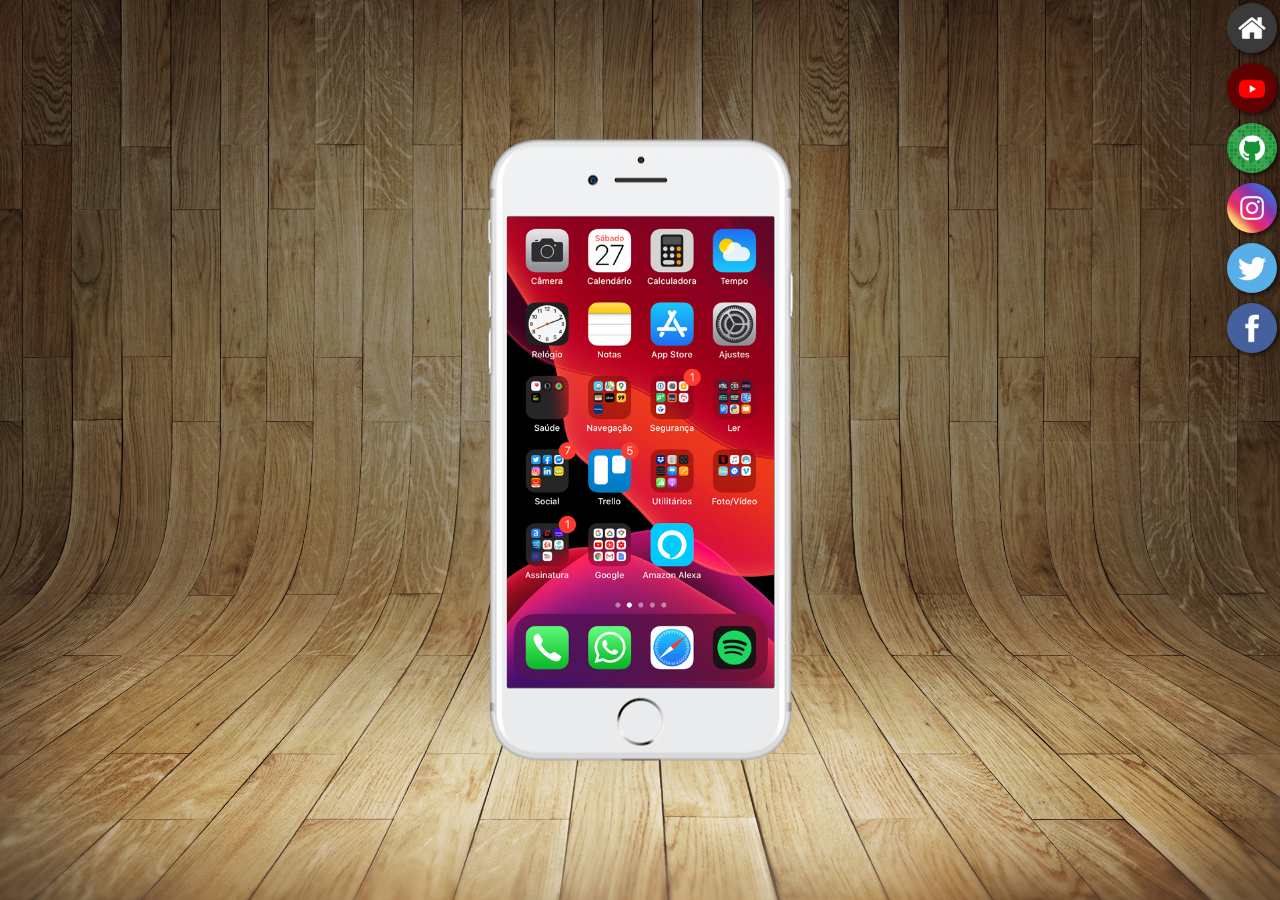
<file: index.html>
<!DOCTYPE html>
<html lang="pt-br">
<head>
    <meta charset="UTF-8">
    <meta name="viewport" content="width=device-width, initial-scale=1.0">
    <link rel="shortcut icon" href="imagens/favicon.ico" type="image/x-icon">
    <link rel="stylesheet" href="estilos/style.css">
    <title>Projetos Redes Sociais</title>
</head>
<body>
    <main>
        <section id="telefone">
            <iframe src="home.html" name="tela" id="tela" frameborder="0">Seu navegador não pe compativel com isso.</iframe>
        </section>
        <section id="redes-sociais">
            <a href="home.html" target="tela"><img src="imagens/logo-home.jpg" alt="Home"></a> <br>
            <a href="youtube.html" target="tela"><img src="imagens/logo-youtube.jpg" alt="YouTube"></a> <br>
            <a href="github.html" target="tela"><img src="imagens/logo-github.jpg" alt="GitHub"></a> <br>
            <a href="instagram.html" target="tela"><img src="imagens/logo-instagram.jpg" alt="Instagram"></a> <br>
            <a href="twitter.html" target="tela"><img src="imagens/logo-twitter.jpg" alt="Twitter"></a> <br>
            <a href="facebook.html" target="tela"><img src="imagens/logo-facebook.jpg" alt="Facebook"></a>
        </section>
    </main>
</body>
</html>
</file>
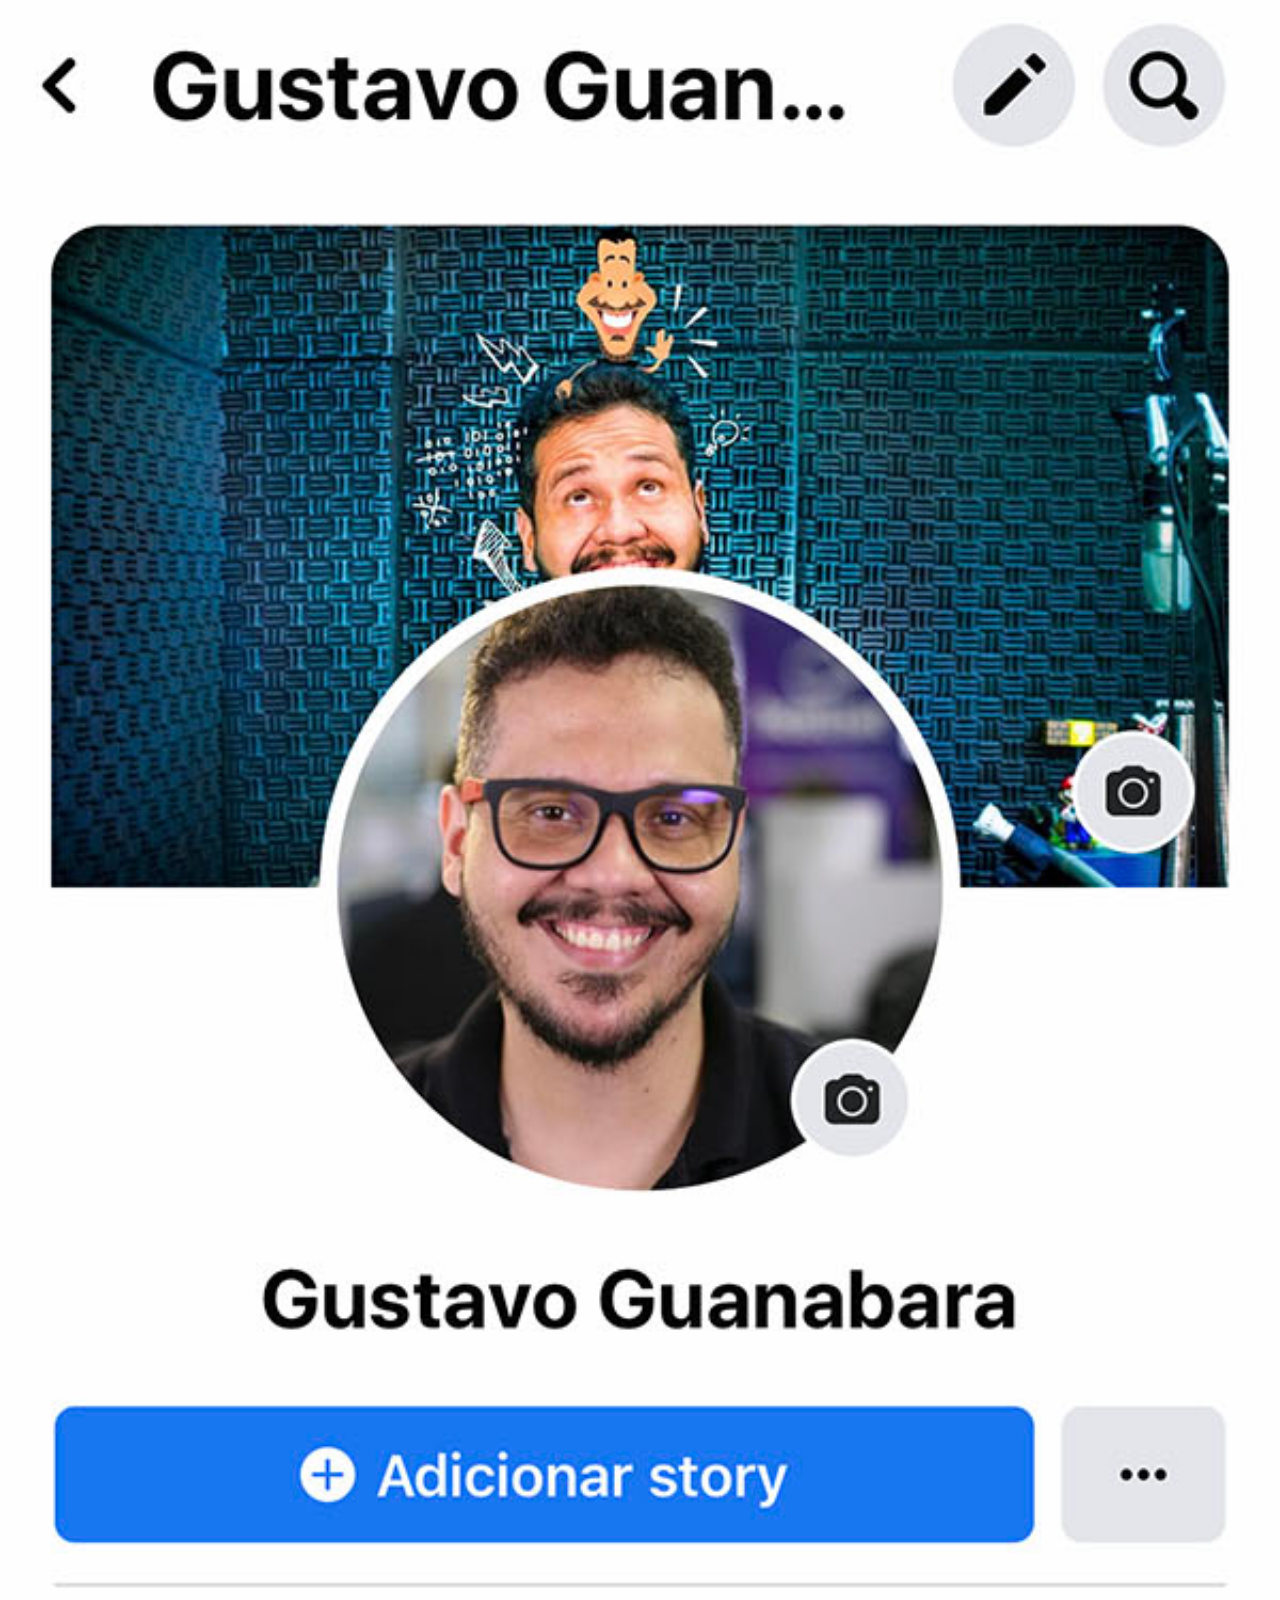
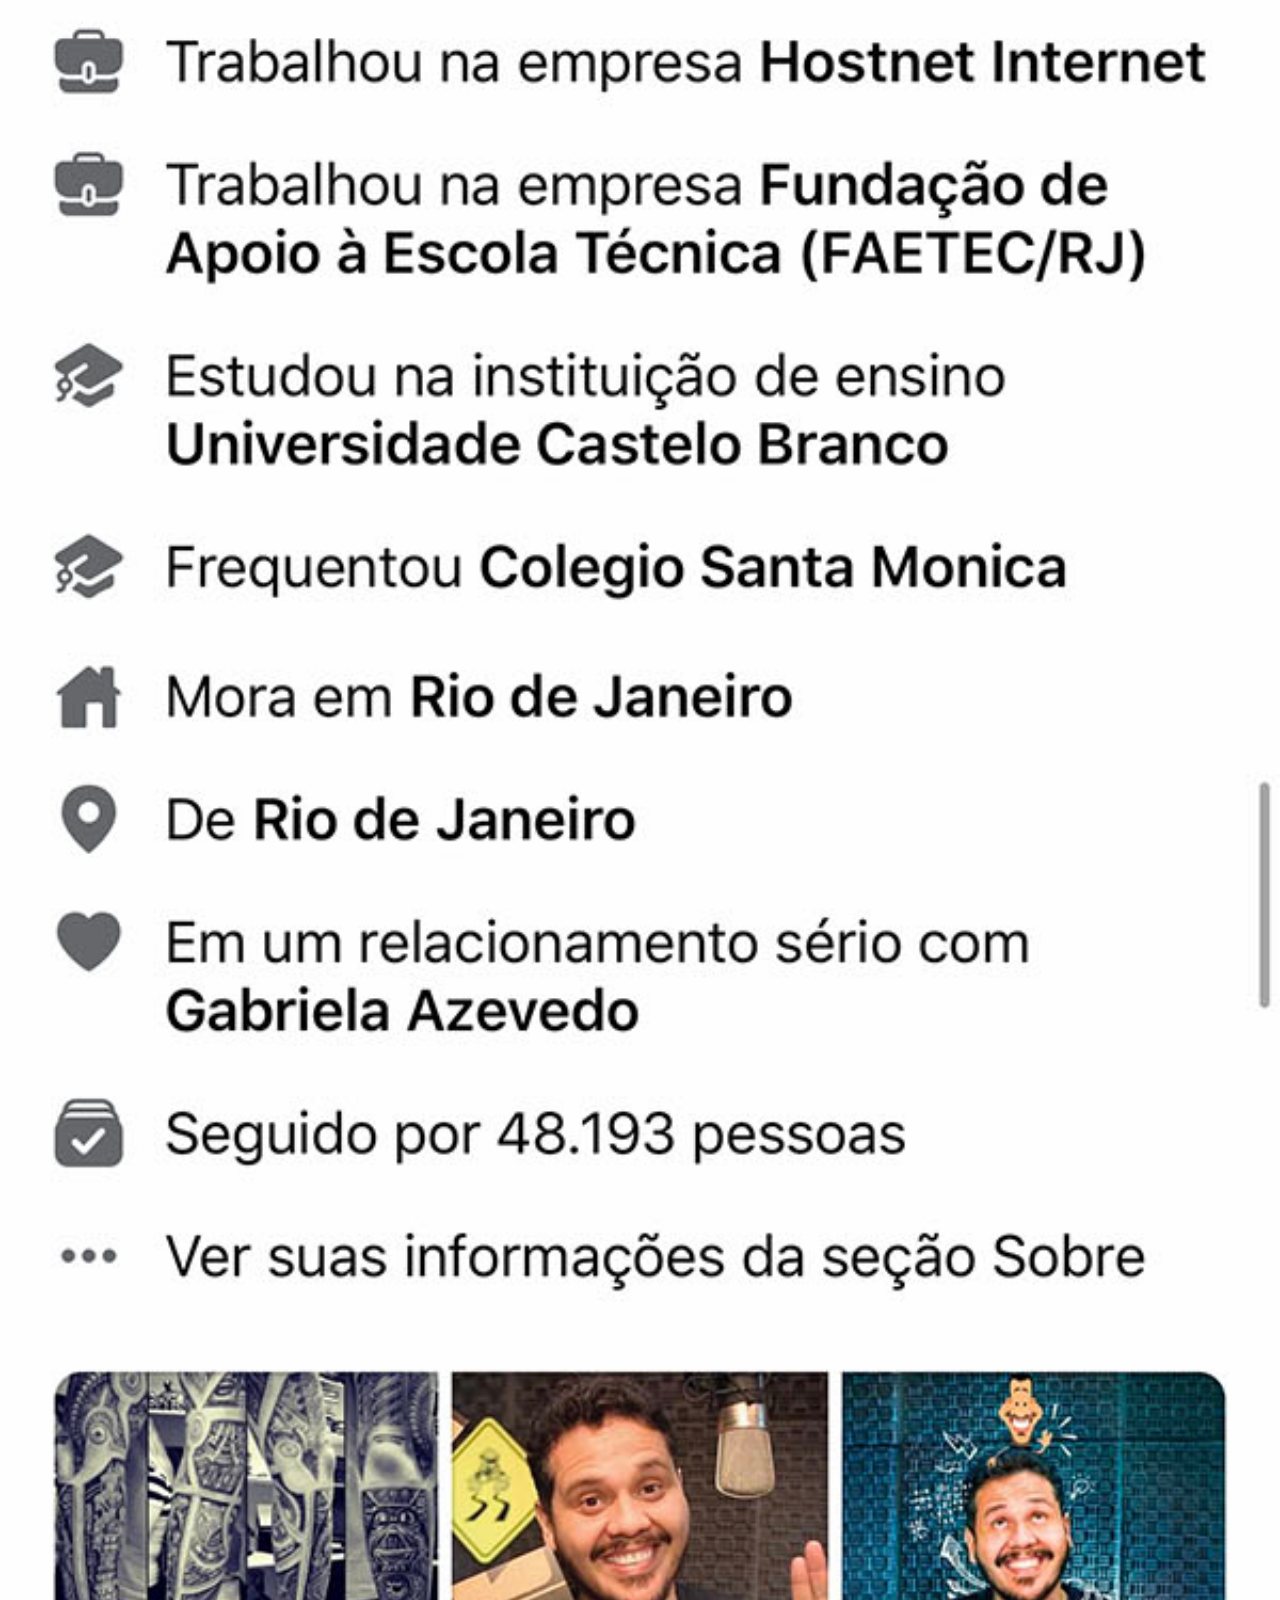
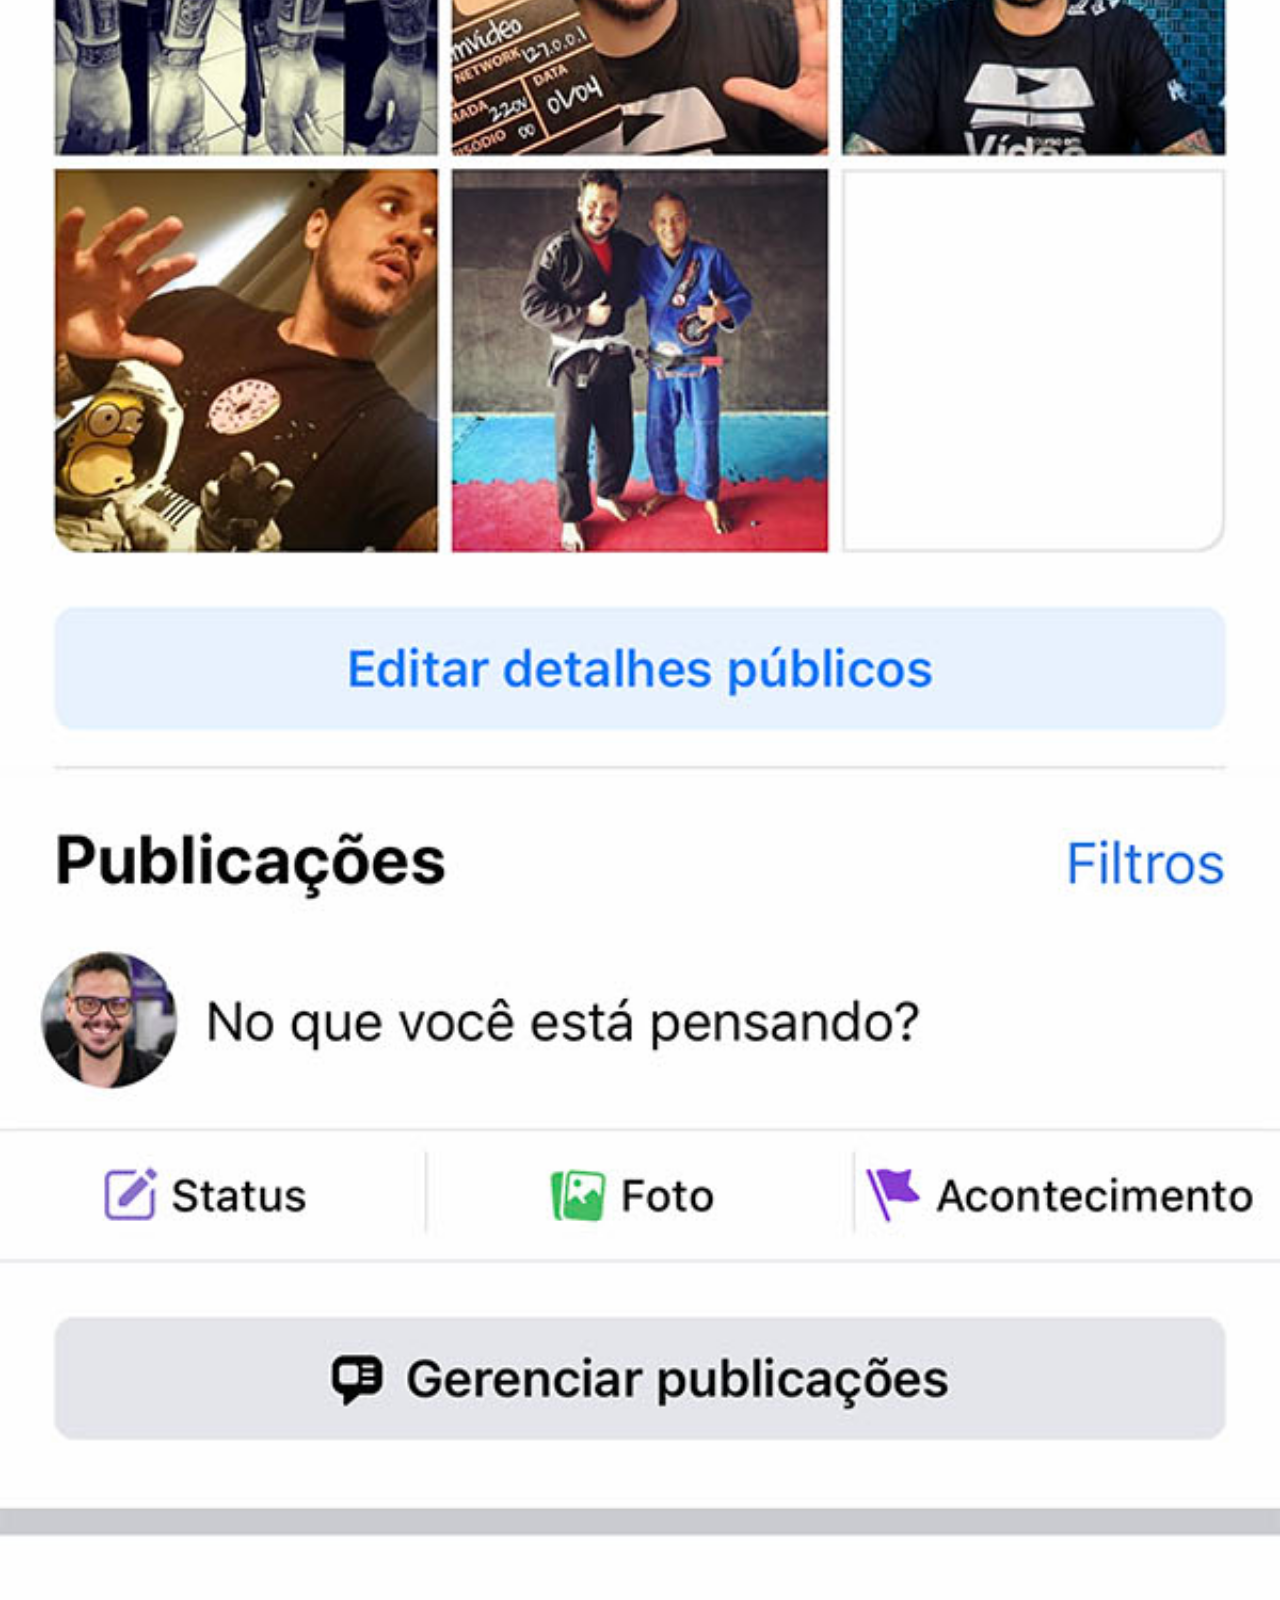
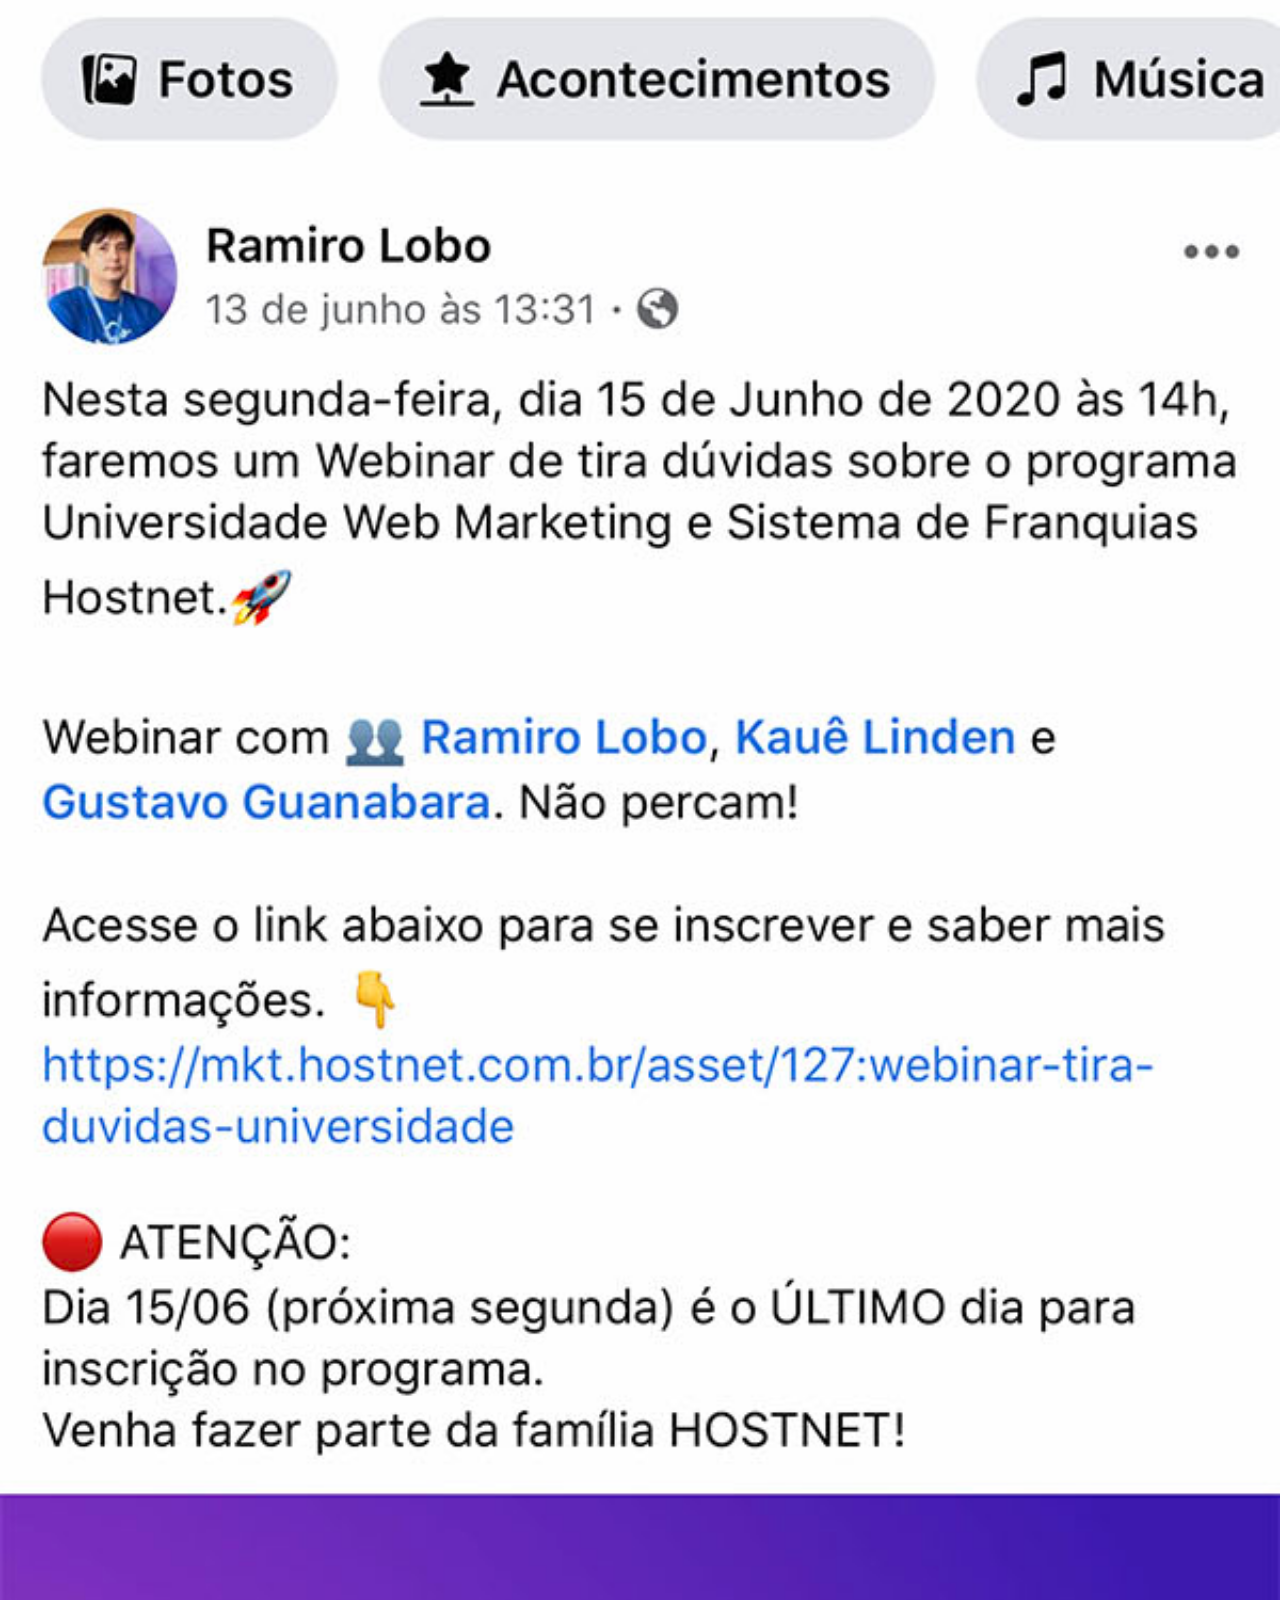
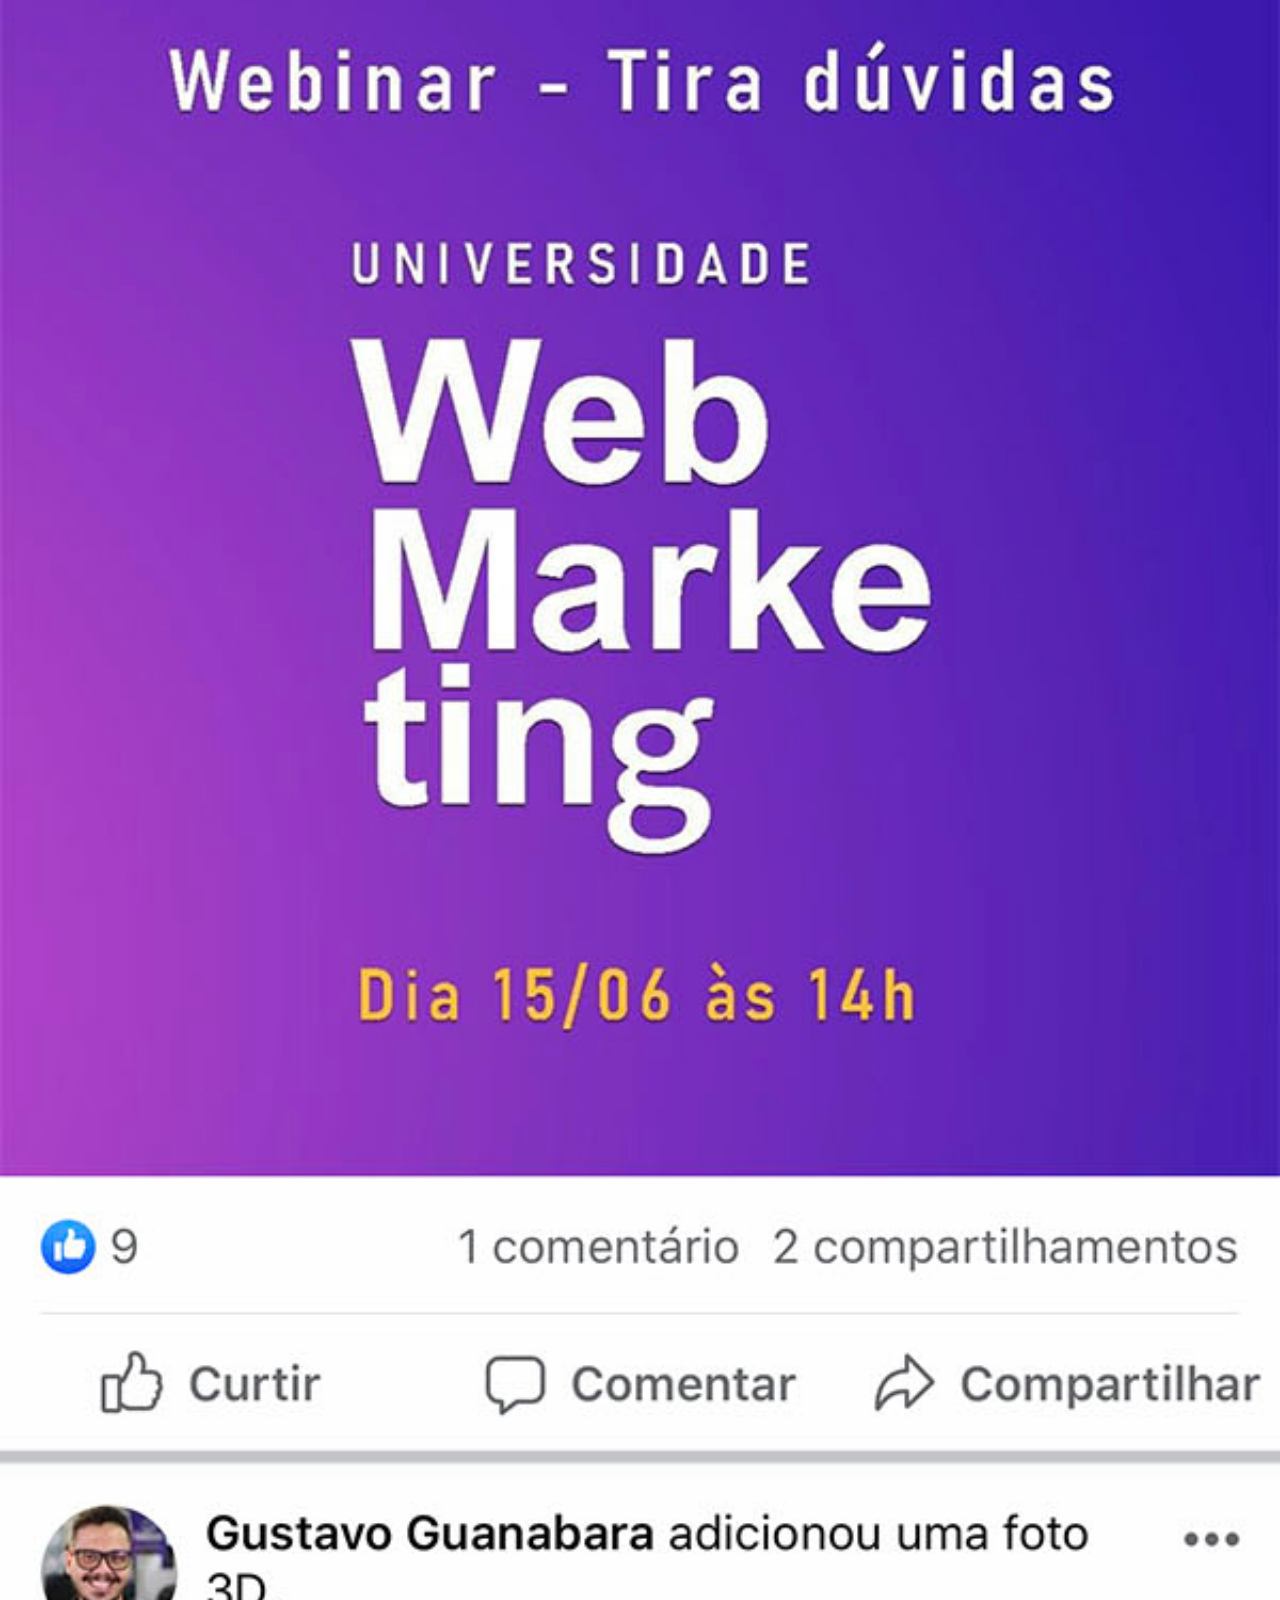
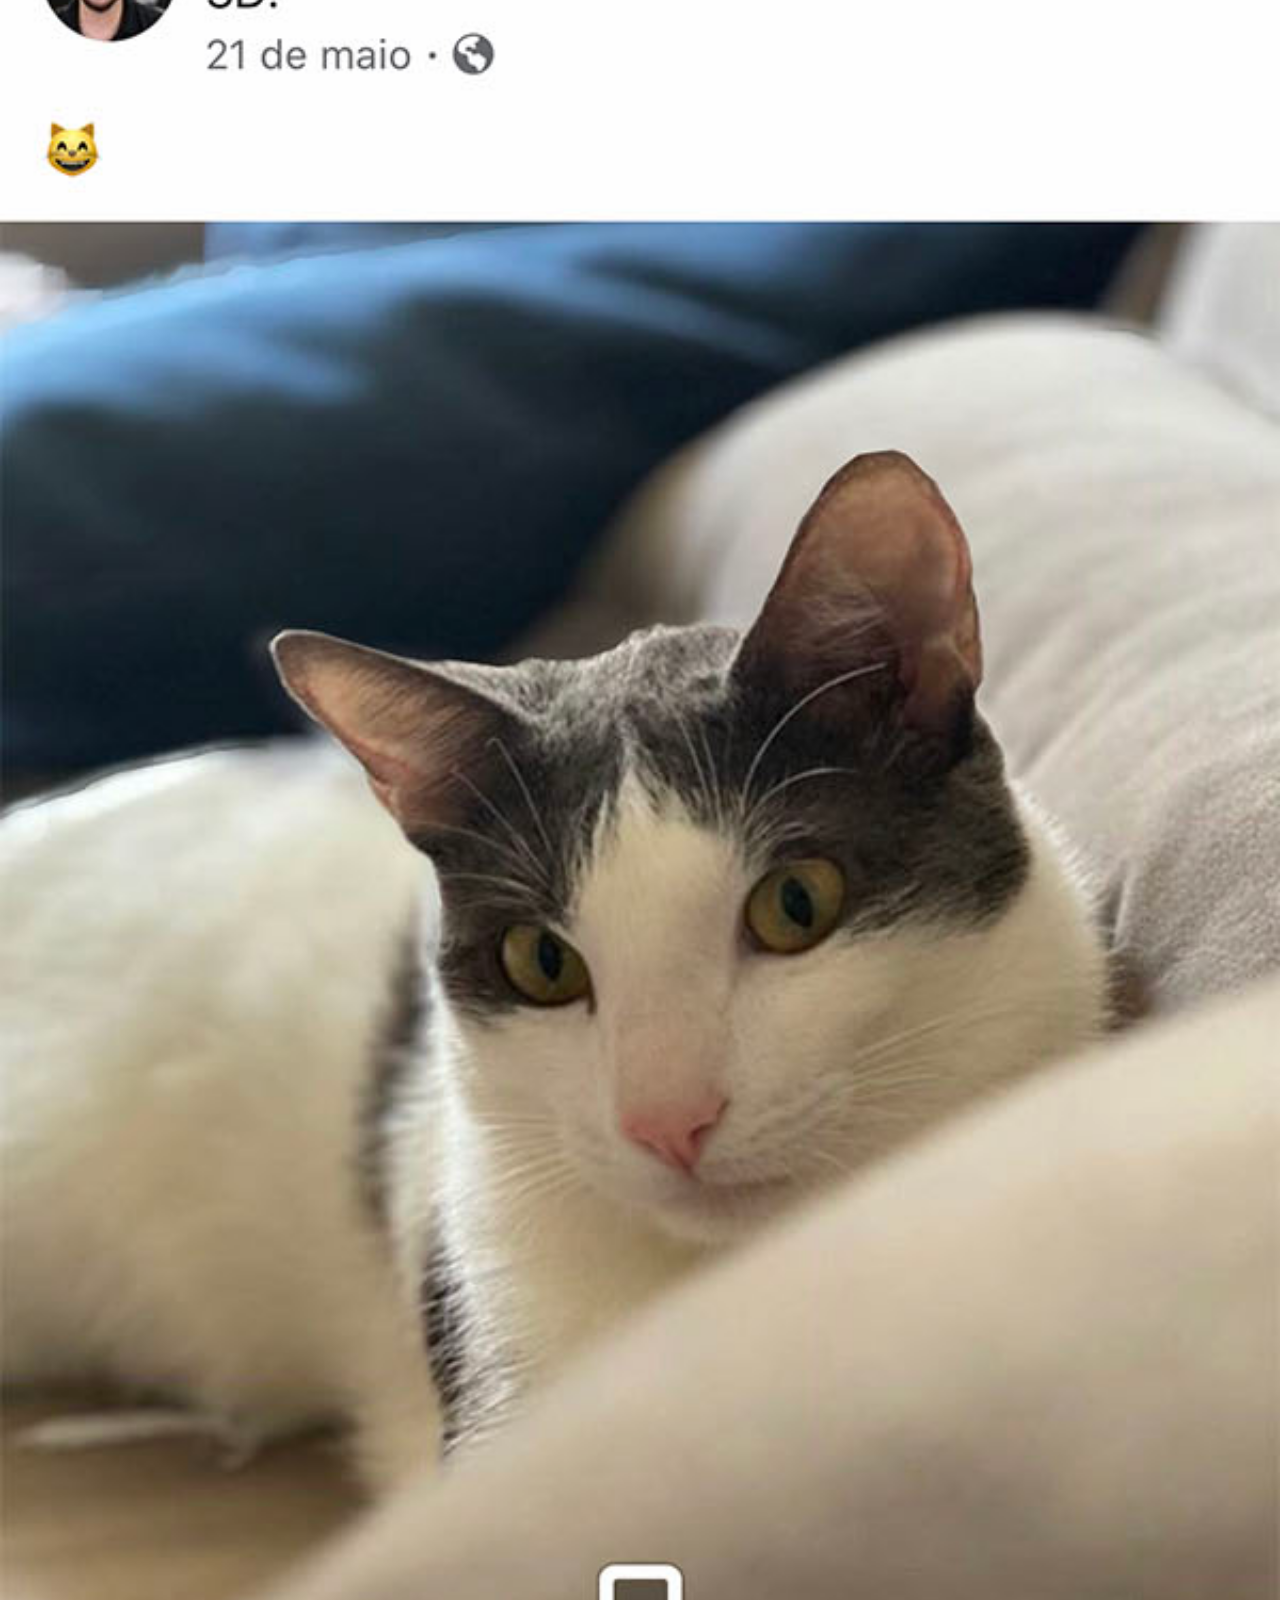
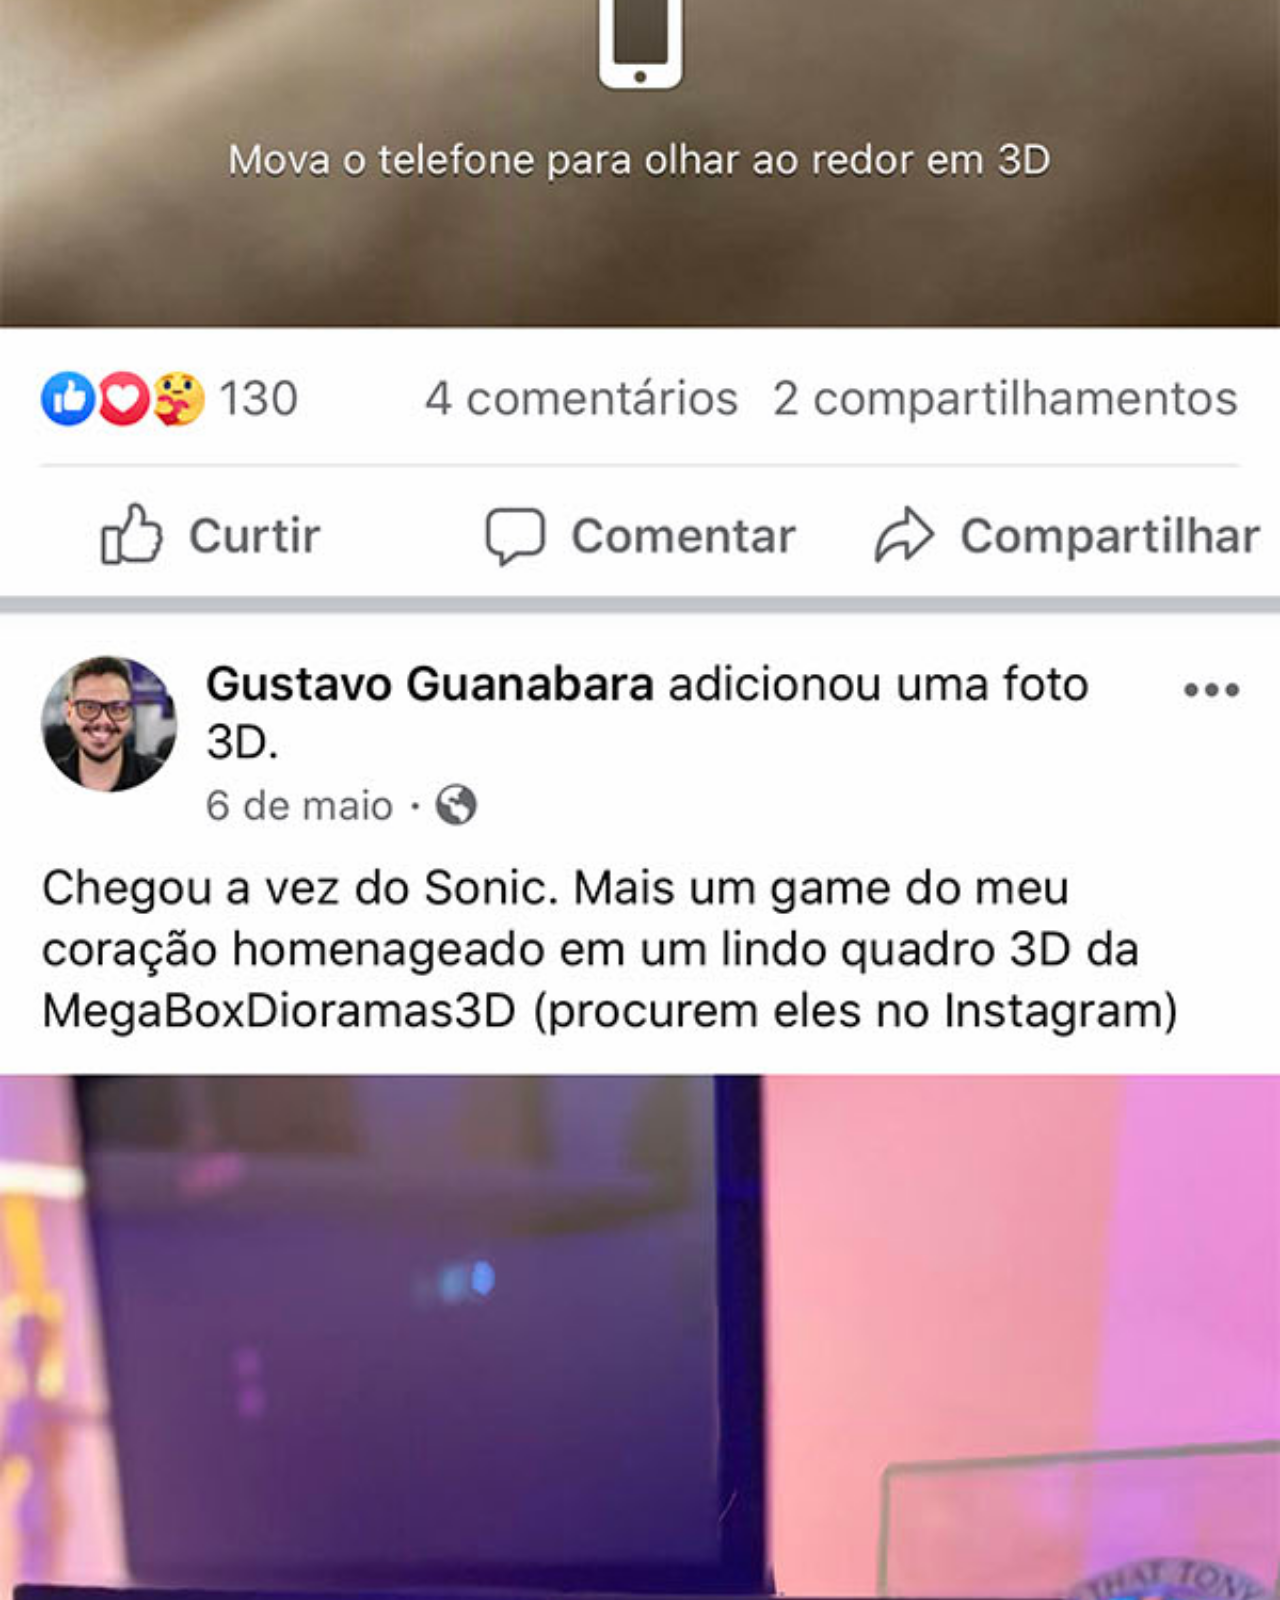
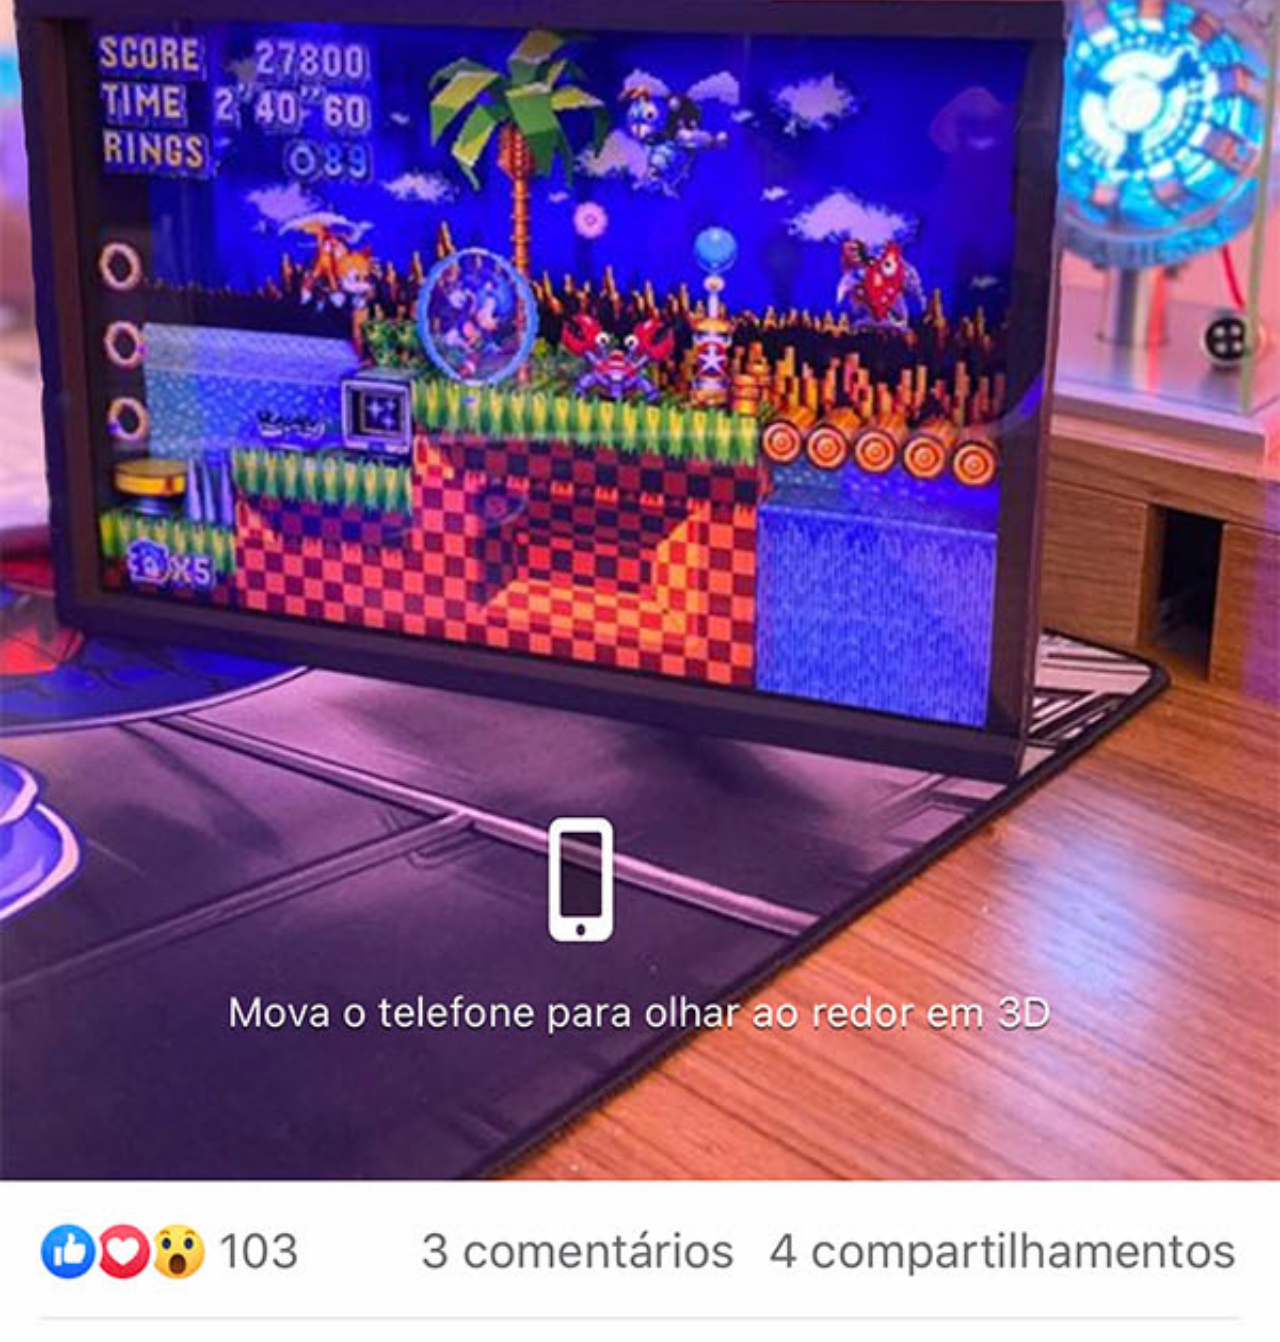
<file: facebook.html>
<!DOCTYPE html>
<html lang="pt-r">
<head>
    <meta charset="UTF-8">
    <meta name="viewport" content="width=device-width, initial-scale=1.0">
    <title>Facebook</title>
    <link rel="stylesheet" href="estilos/social.css">
</head>
<body>
    <img src="imagens/tela-facebook.jpg" alt="Facebook">
</body>
</html>
</file>
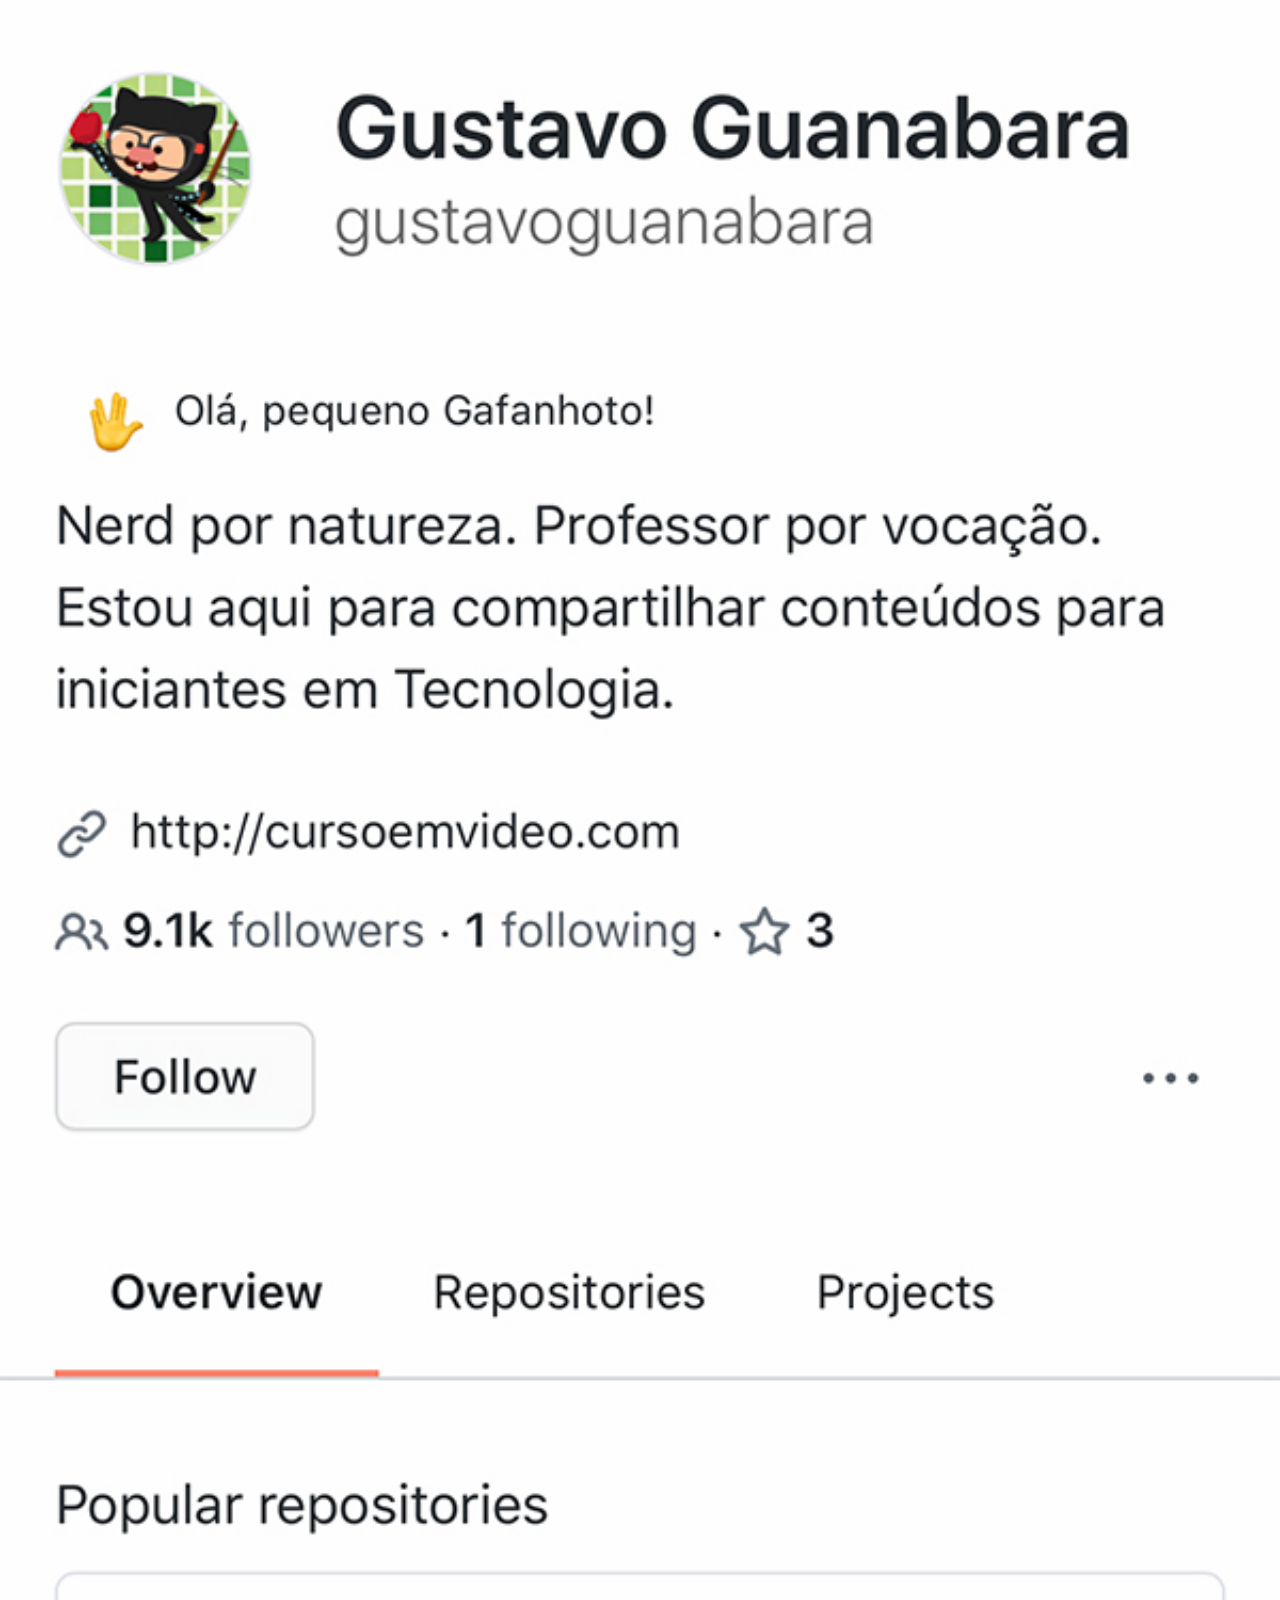
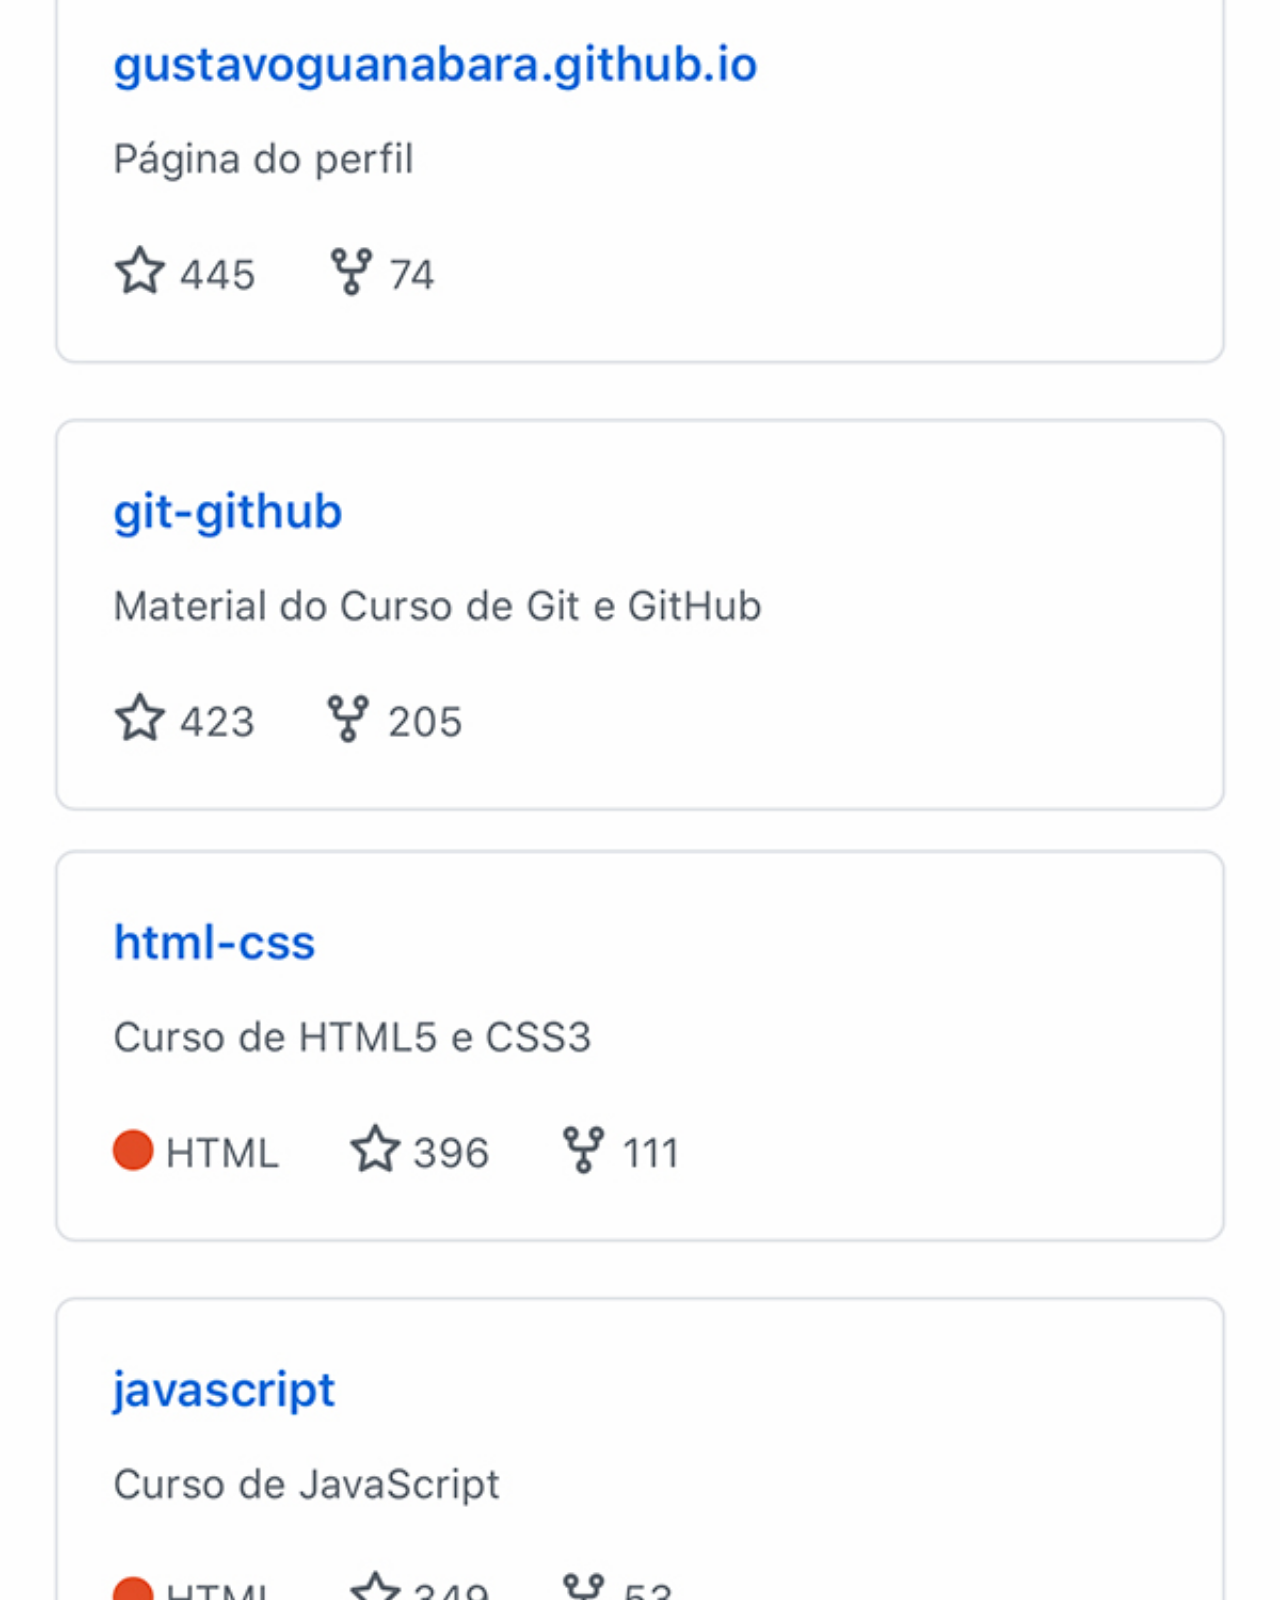
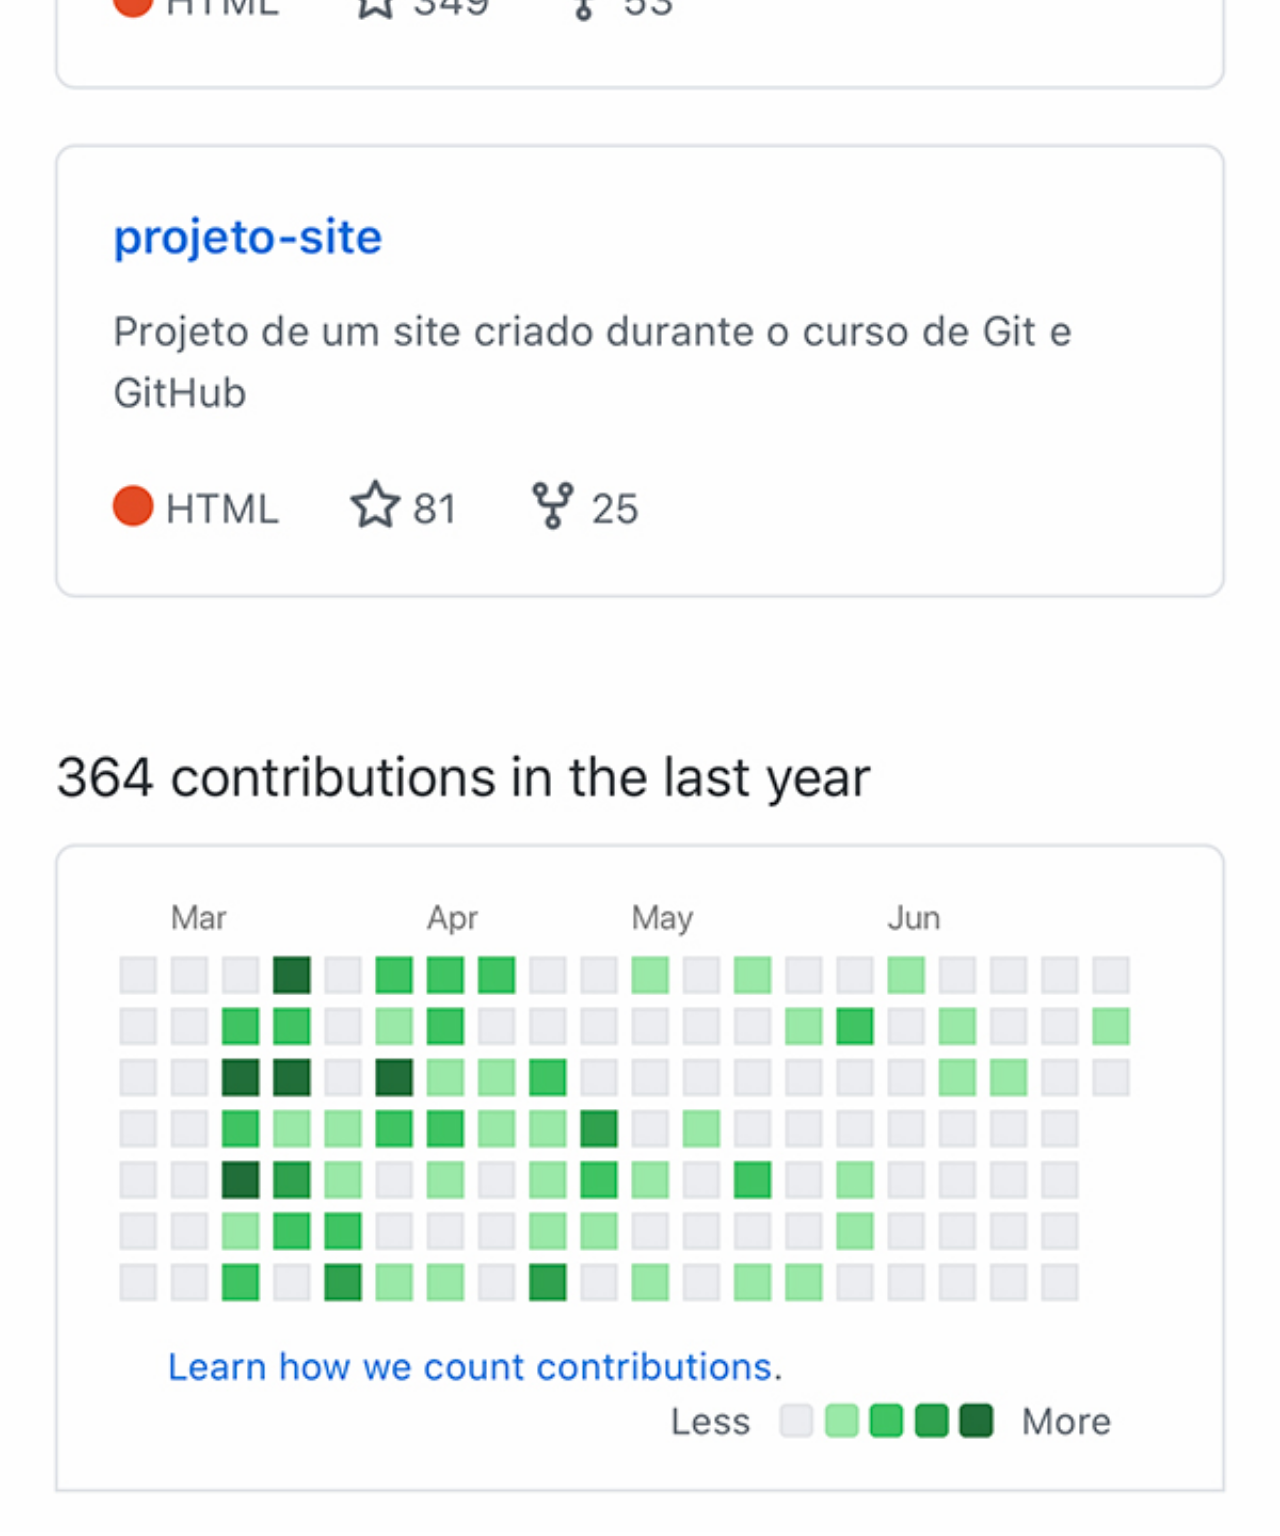
<file: github.html>
<!DOCTYPE html>
<html lang="pt-br">
<head>
    <meta charset="UTF-8">
    <meta name="viewport" content="width=device-width, initial-scale=1.0">
    <title>GitHub</title>
    <link rel="stylesheet" href="estilos/social.css">
</head>
<body>
    <img src="imagens/tela-github.jpg" alt="github">
</body>
</html>
</file>
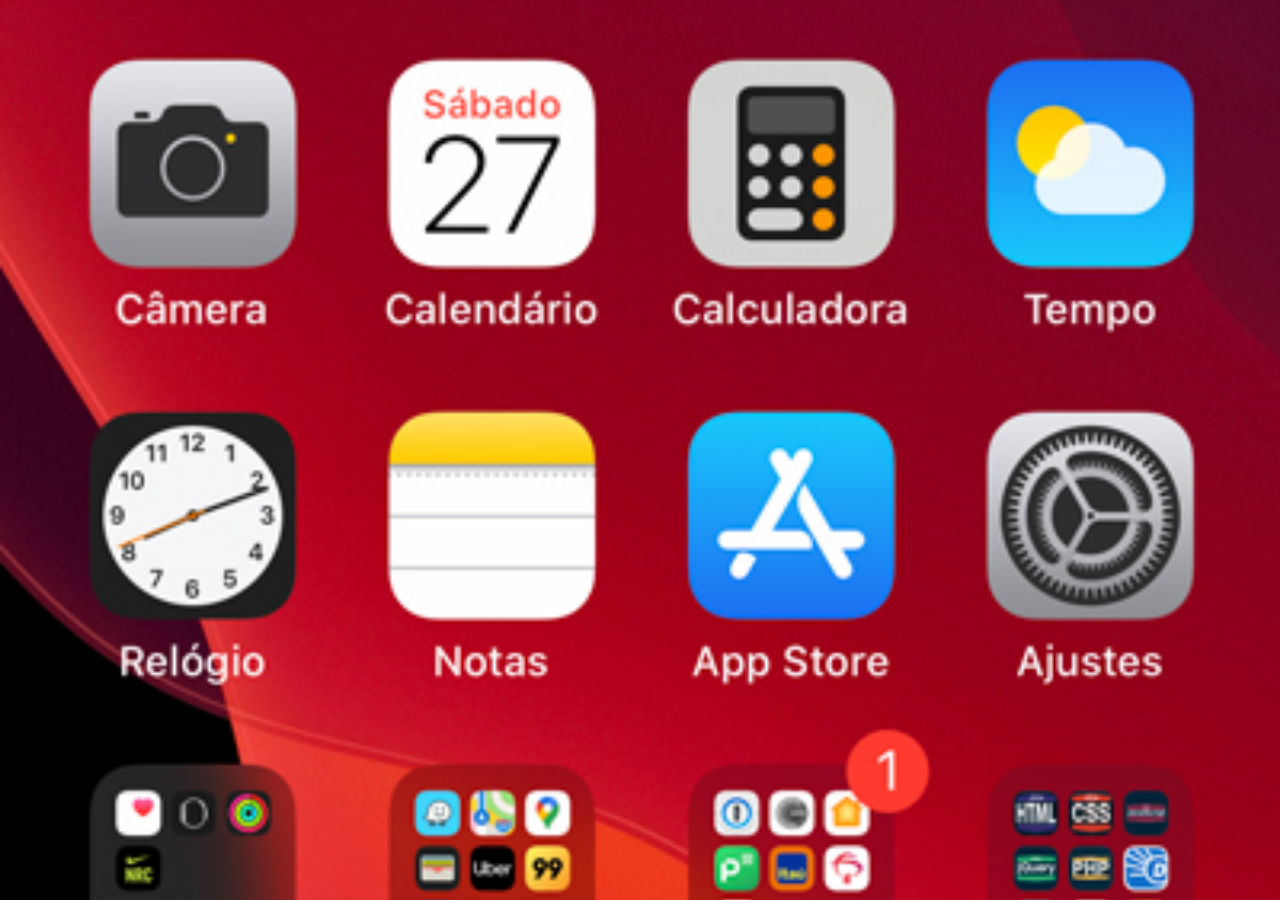
<file: home.html>
<!DOCTYPE html>
<html lang="pt-br">
<head>
    <meta charset="UTF-8">
    <meta name="viewport" content="width=device-width, initial-scale=1.0">
    <title>Home</title>
    <style>
        * {
            margin: 0px;
            padding: 0px;
        }

        body {
            width: 100vw;
            height: 100vh;
            background: url('imagens/tela-home.jpg') no-repeat top center;
            background-size: cover;
        }
    </style>
</head>
<body>
    
</body>
</html>
</file>
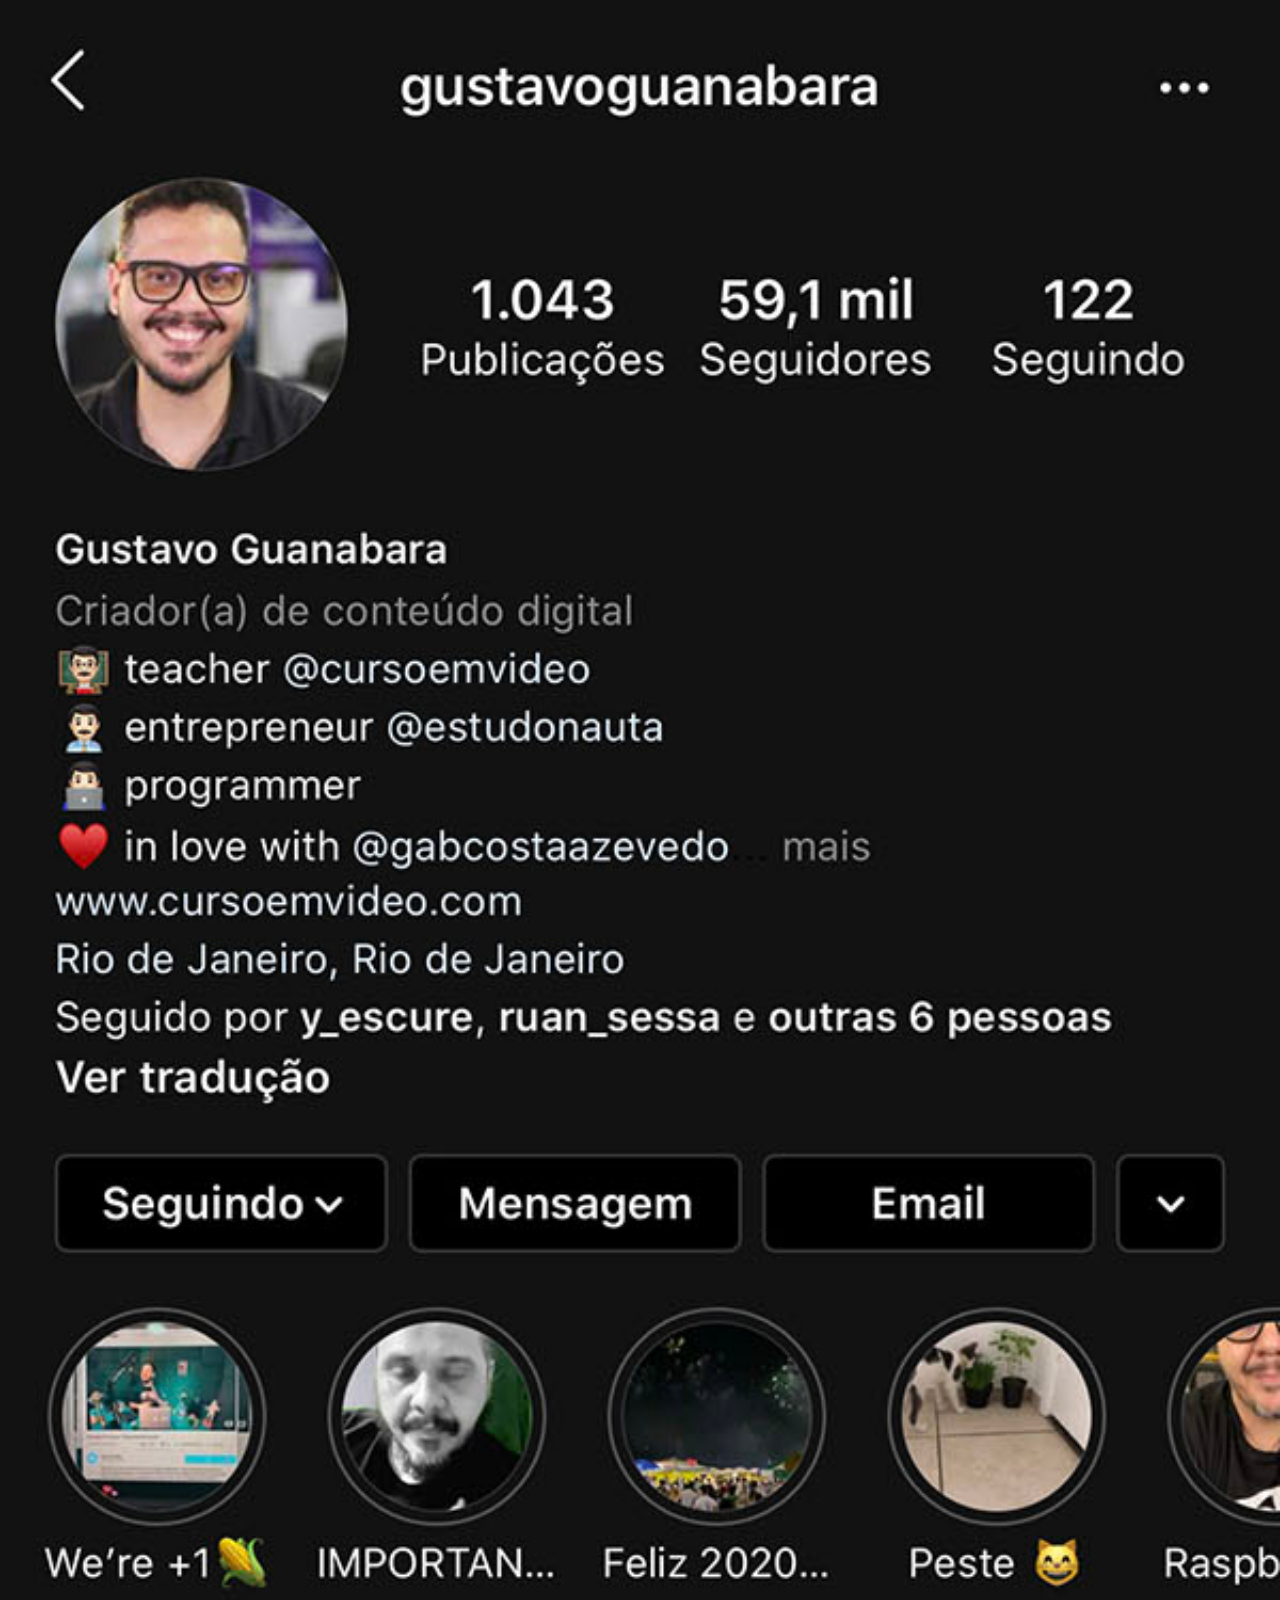
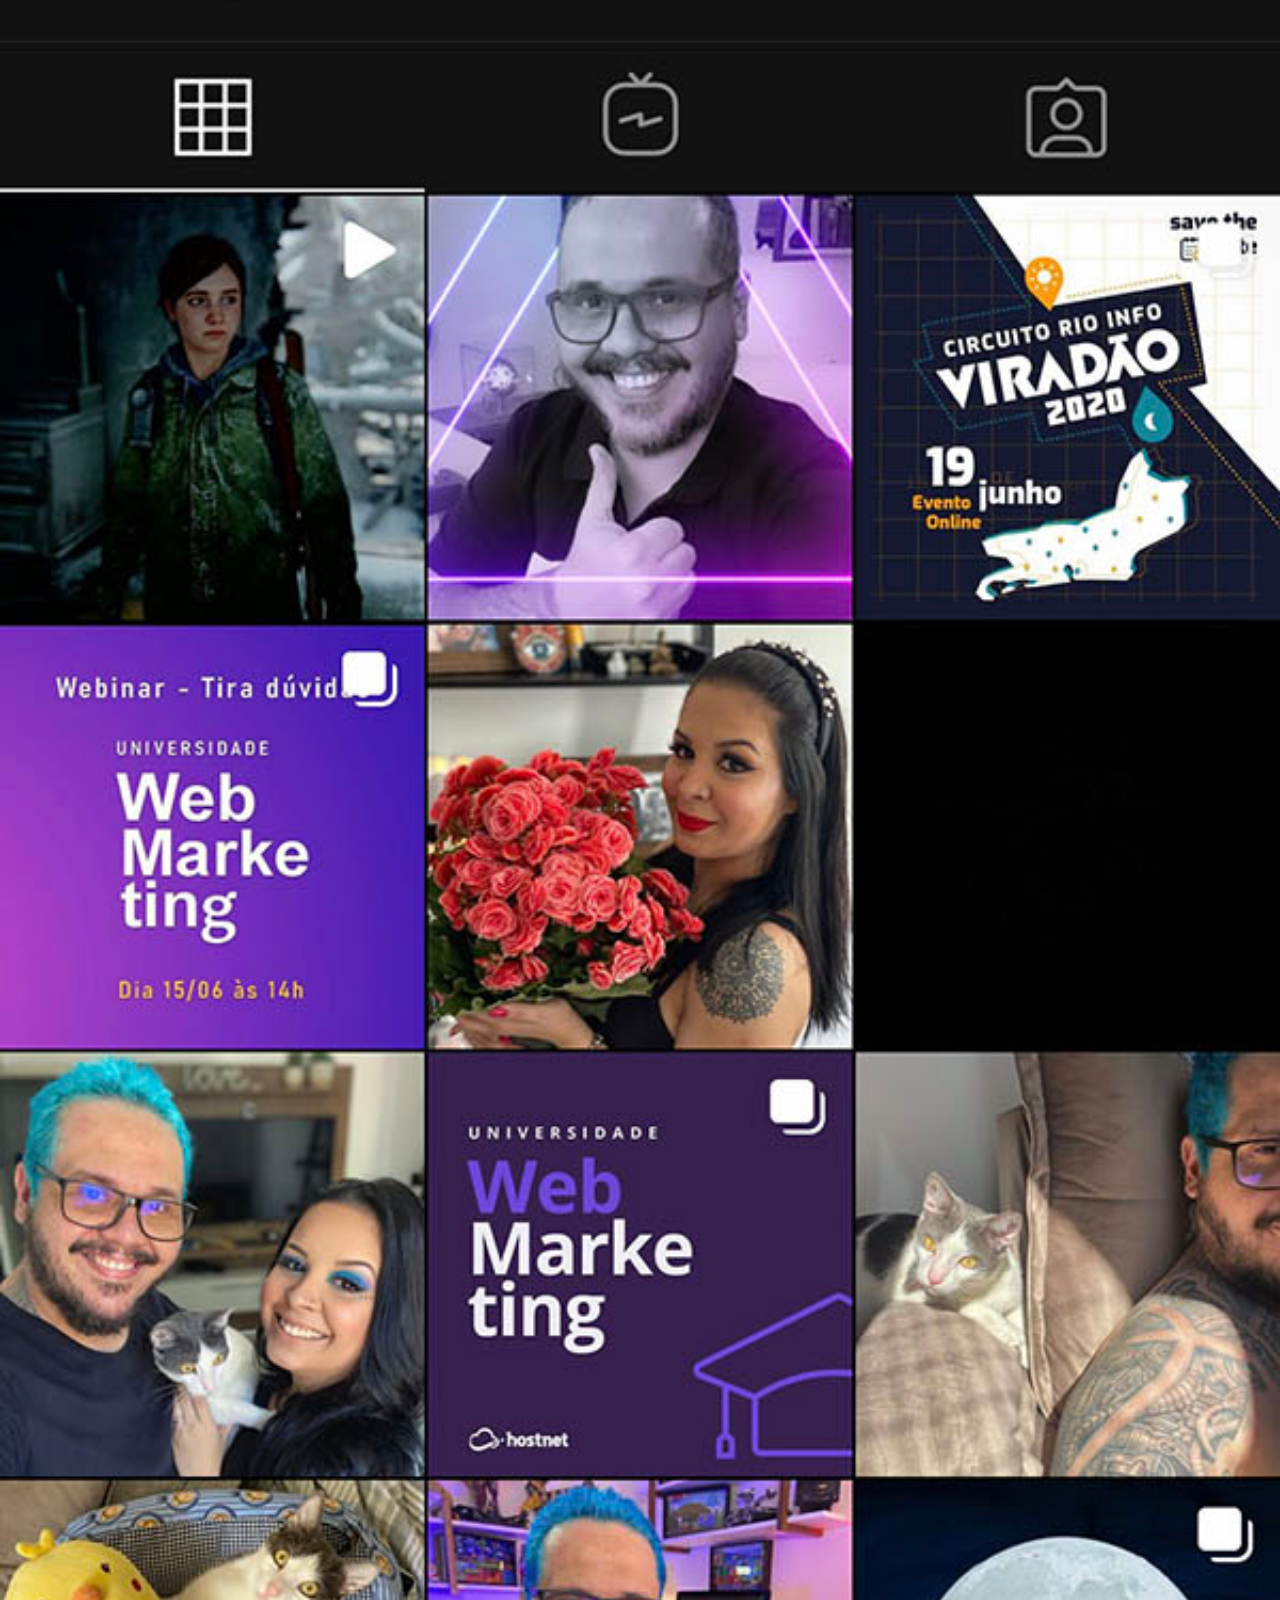
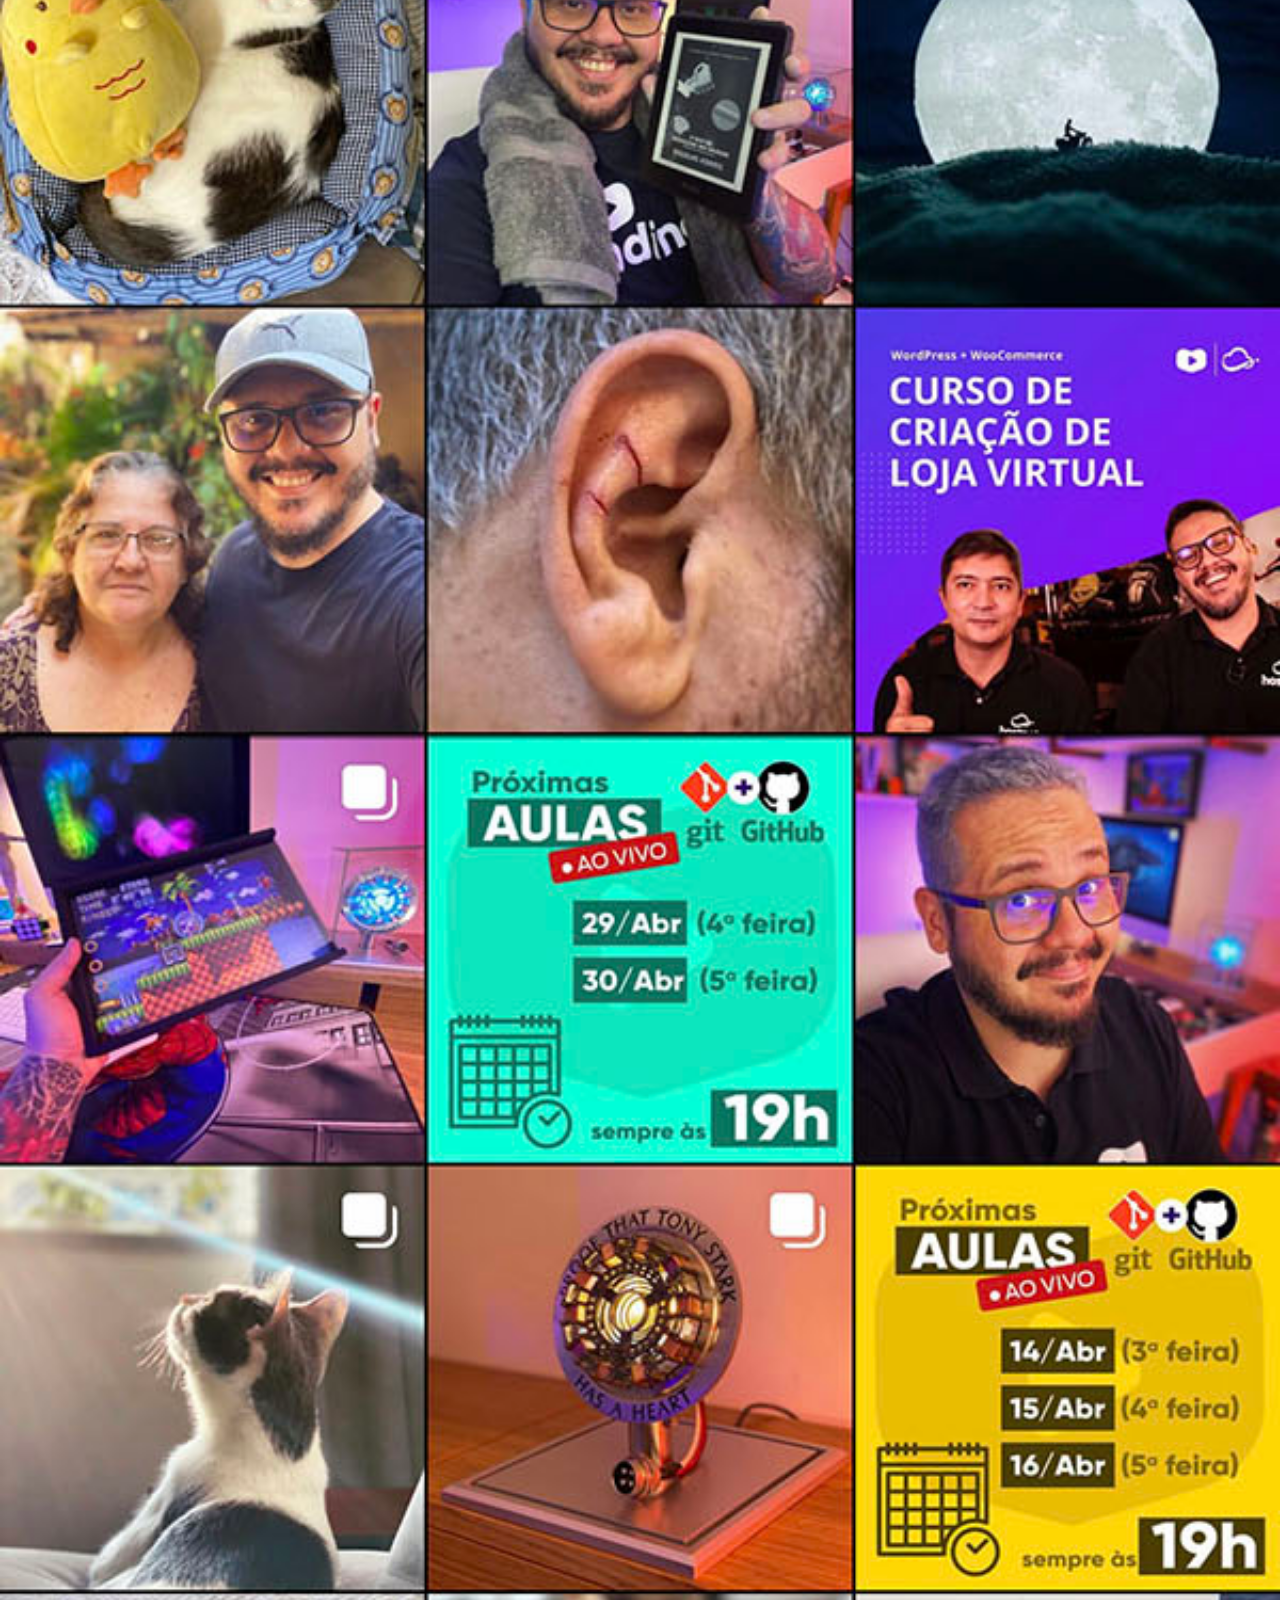
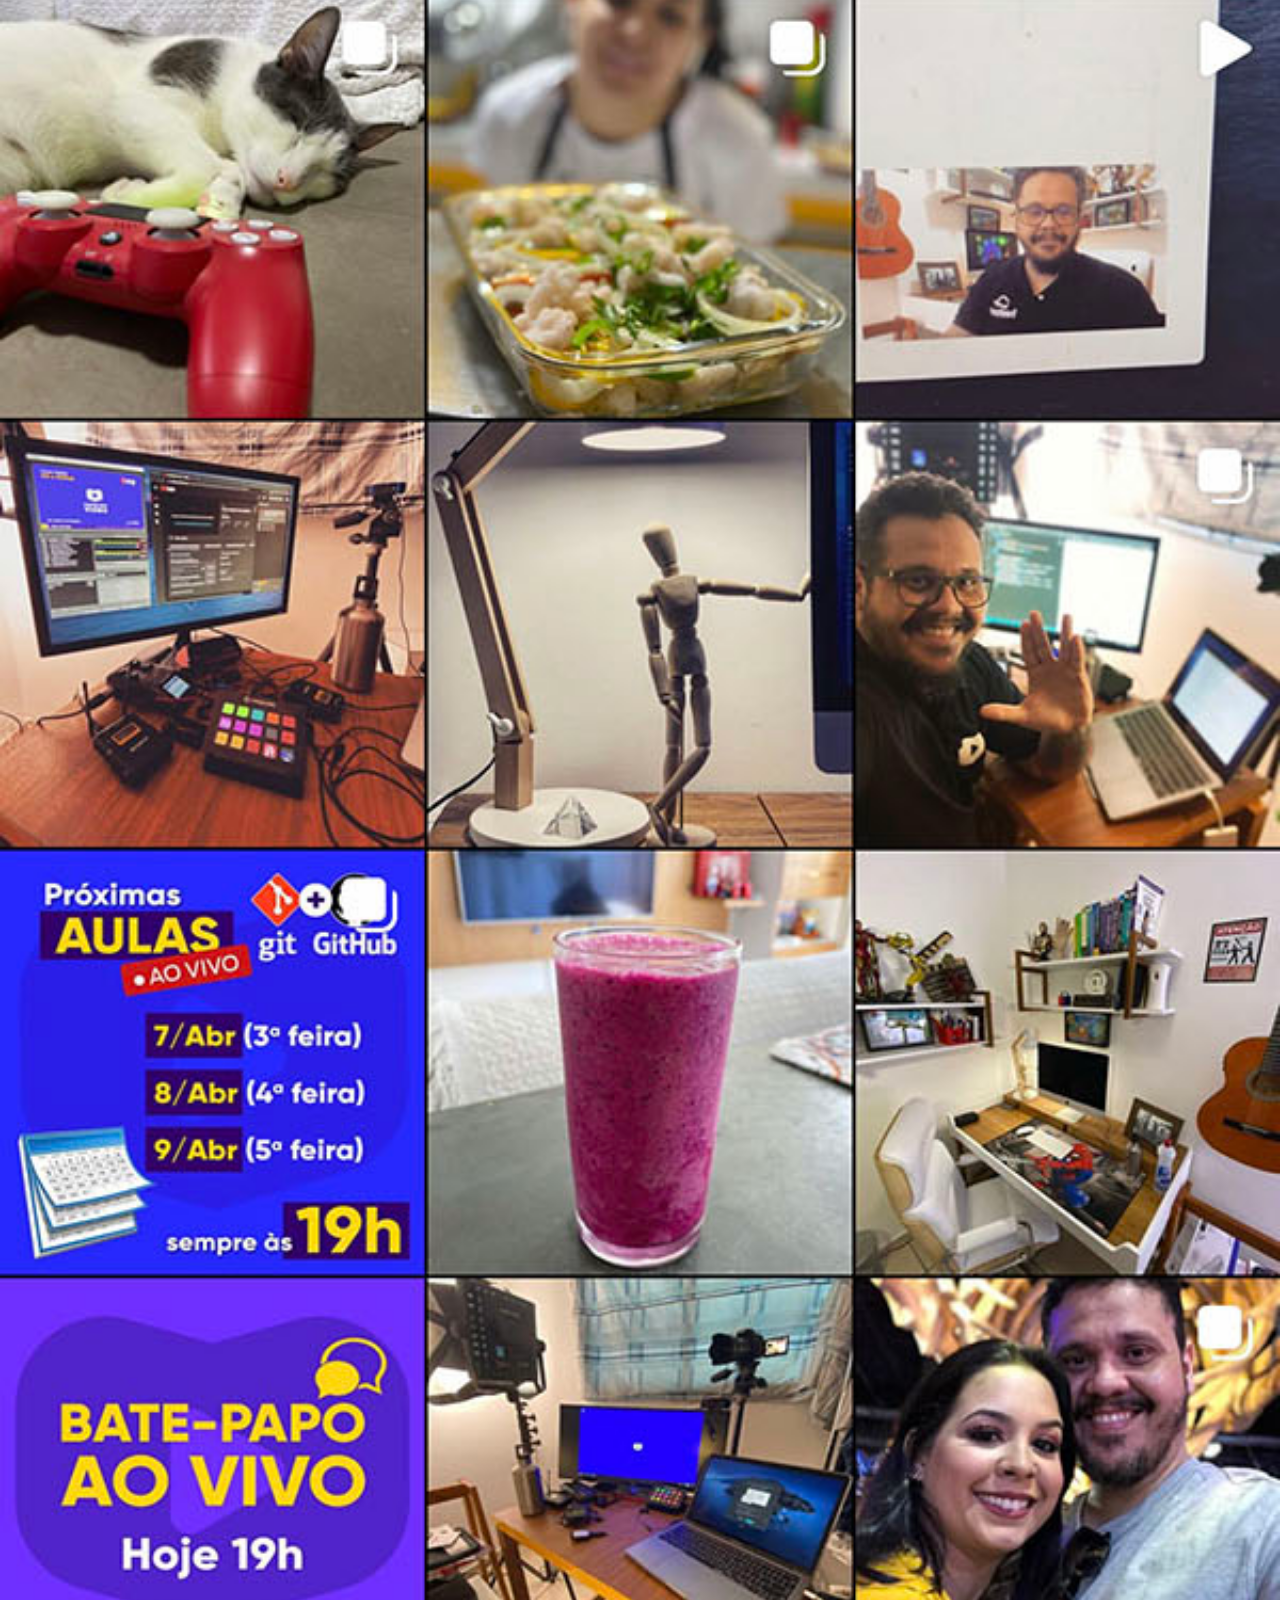
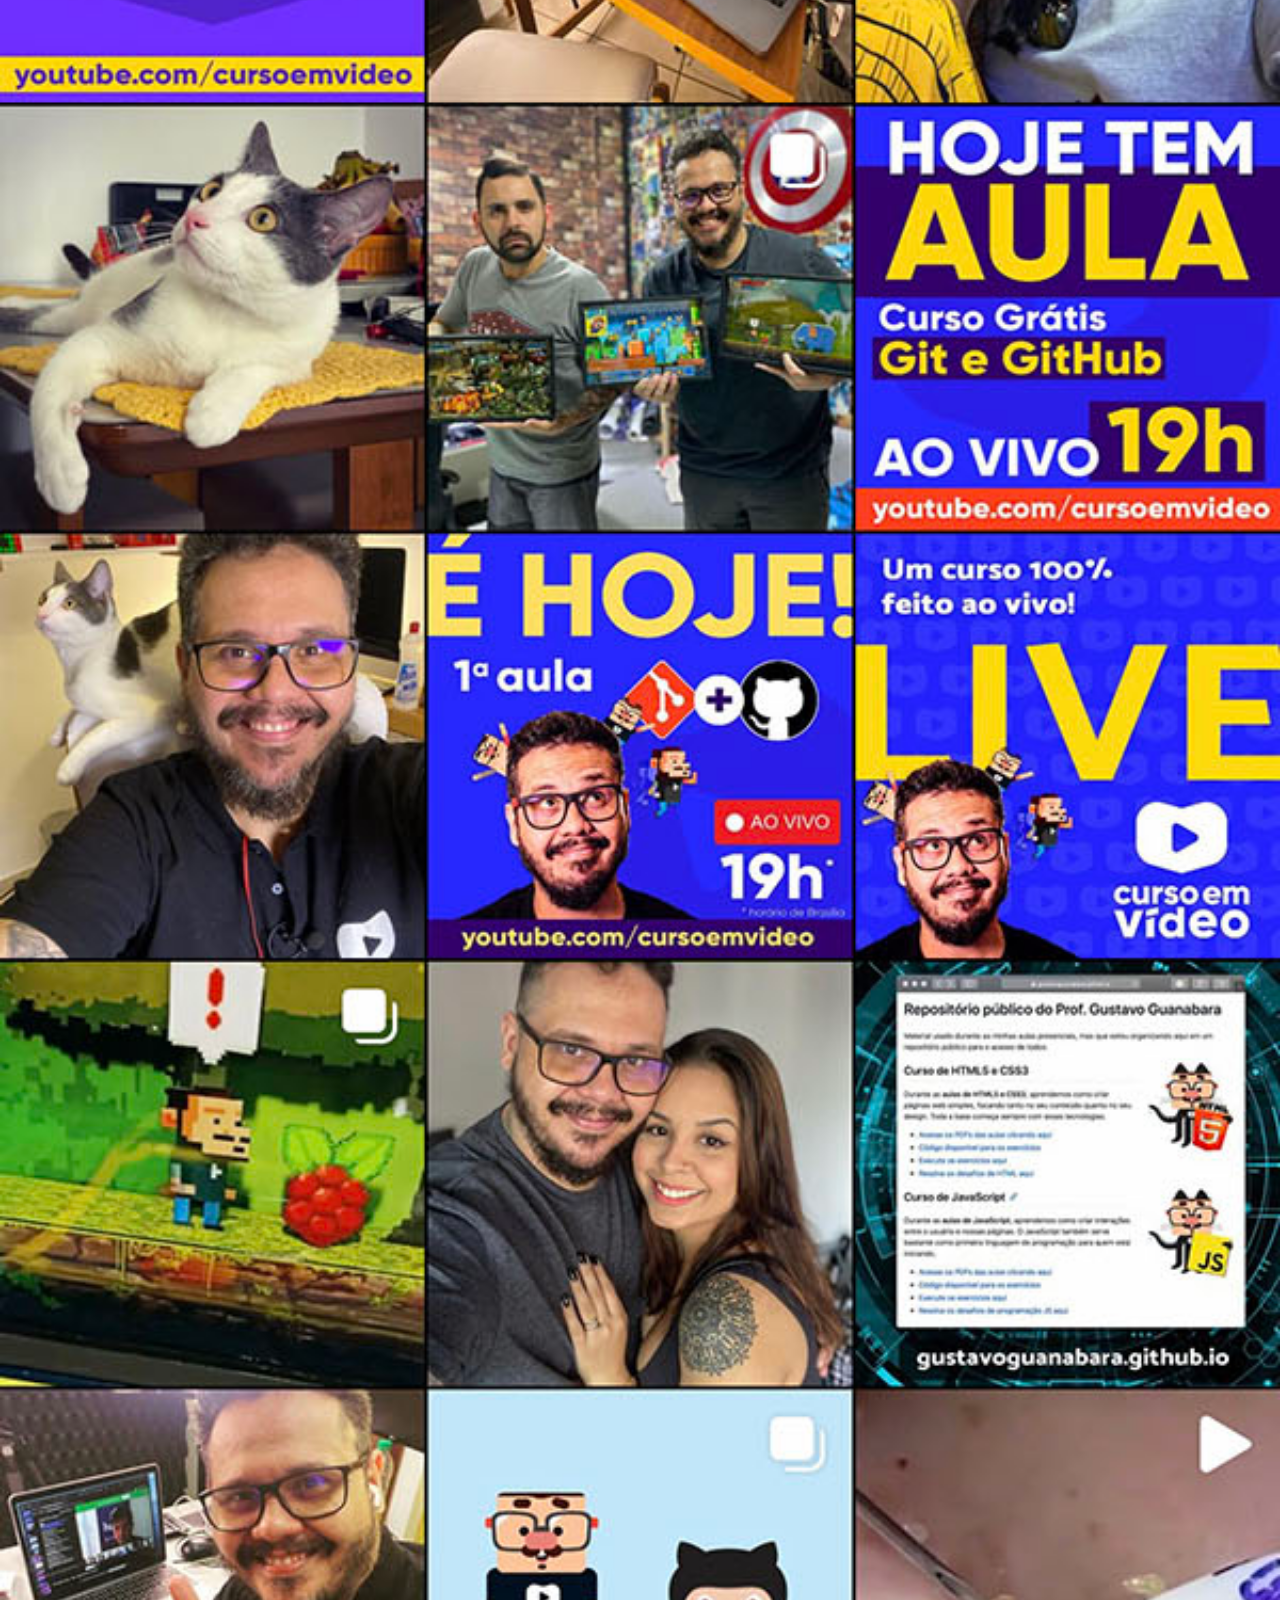
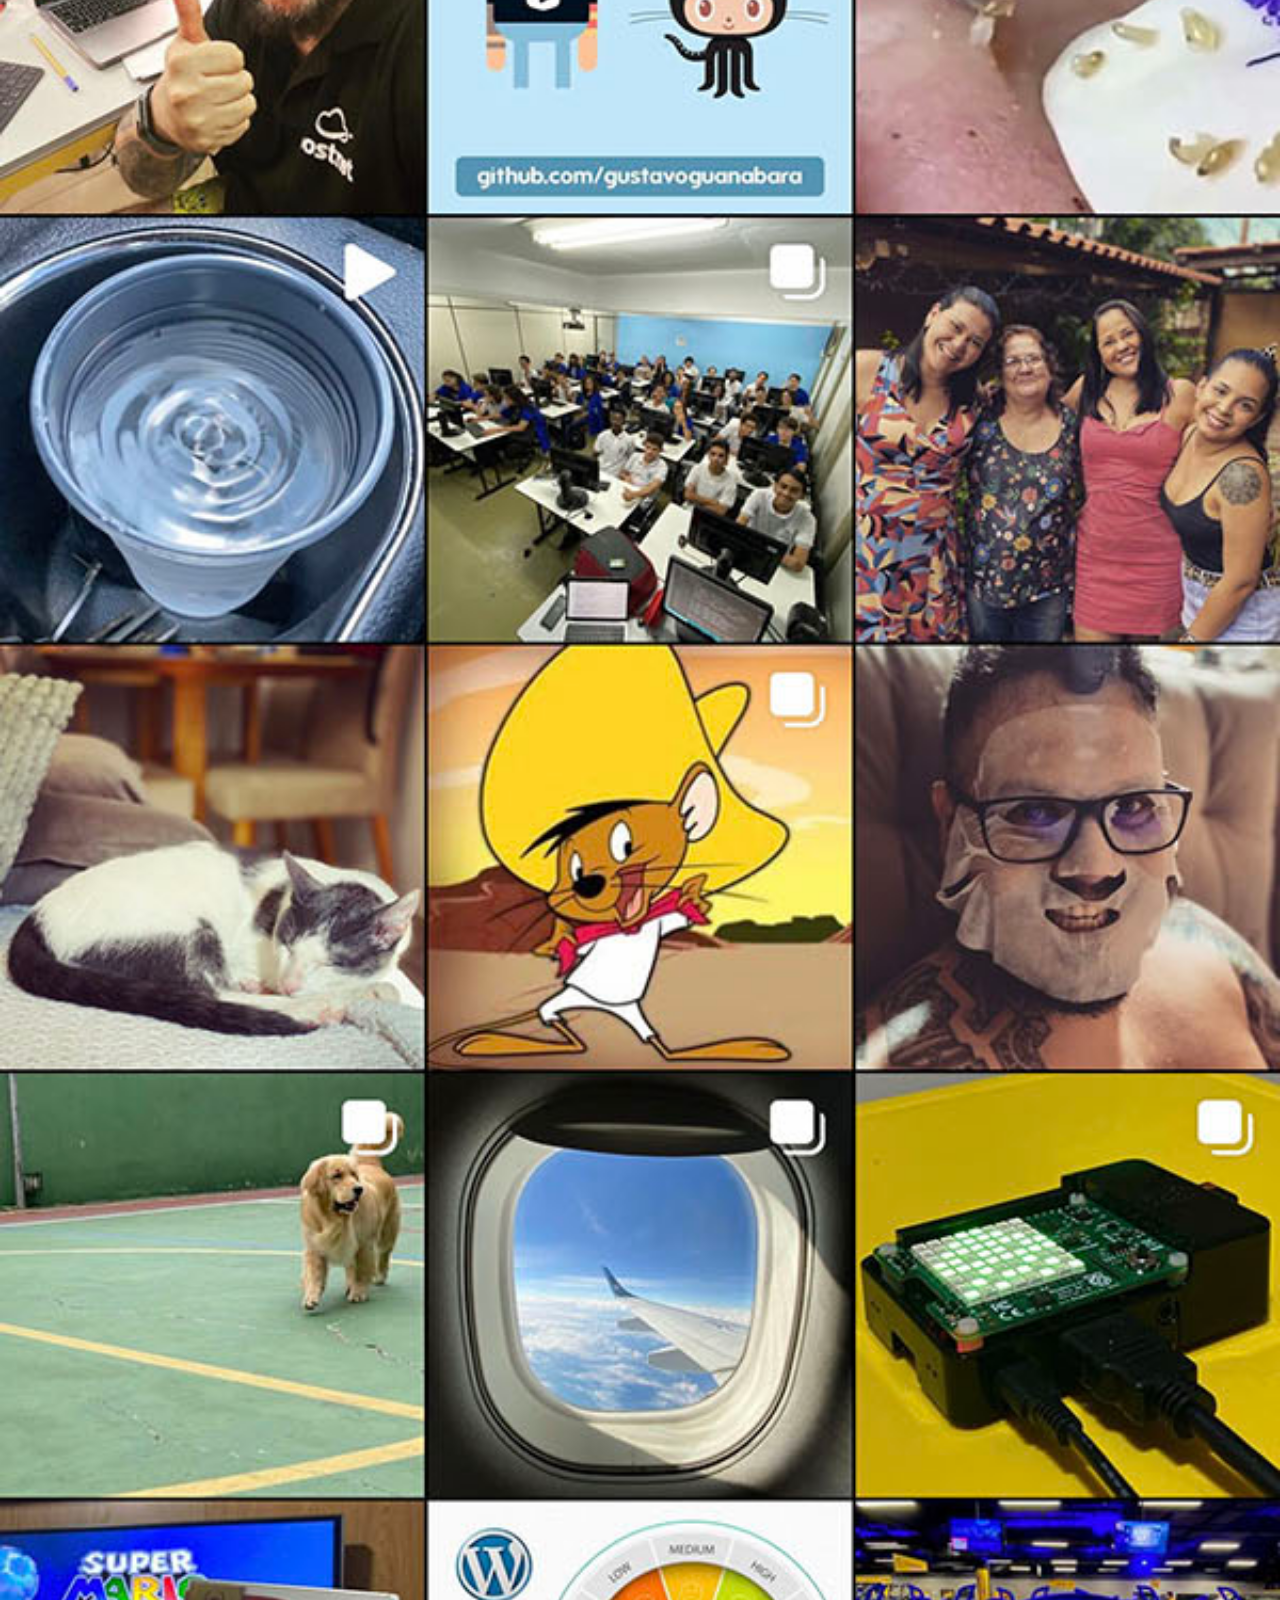
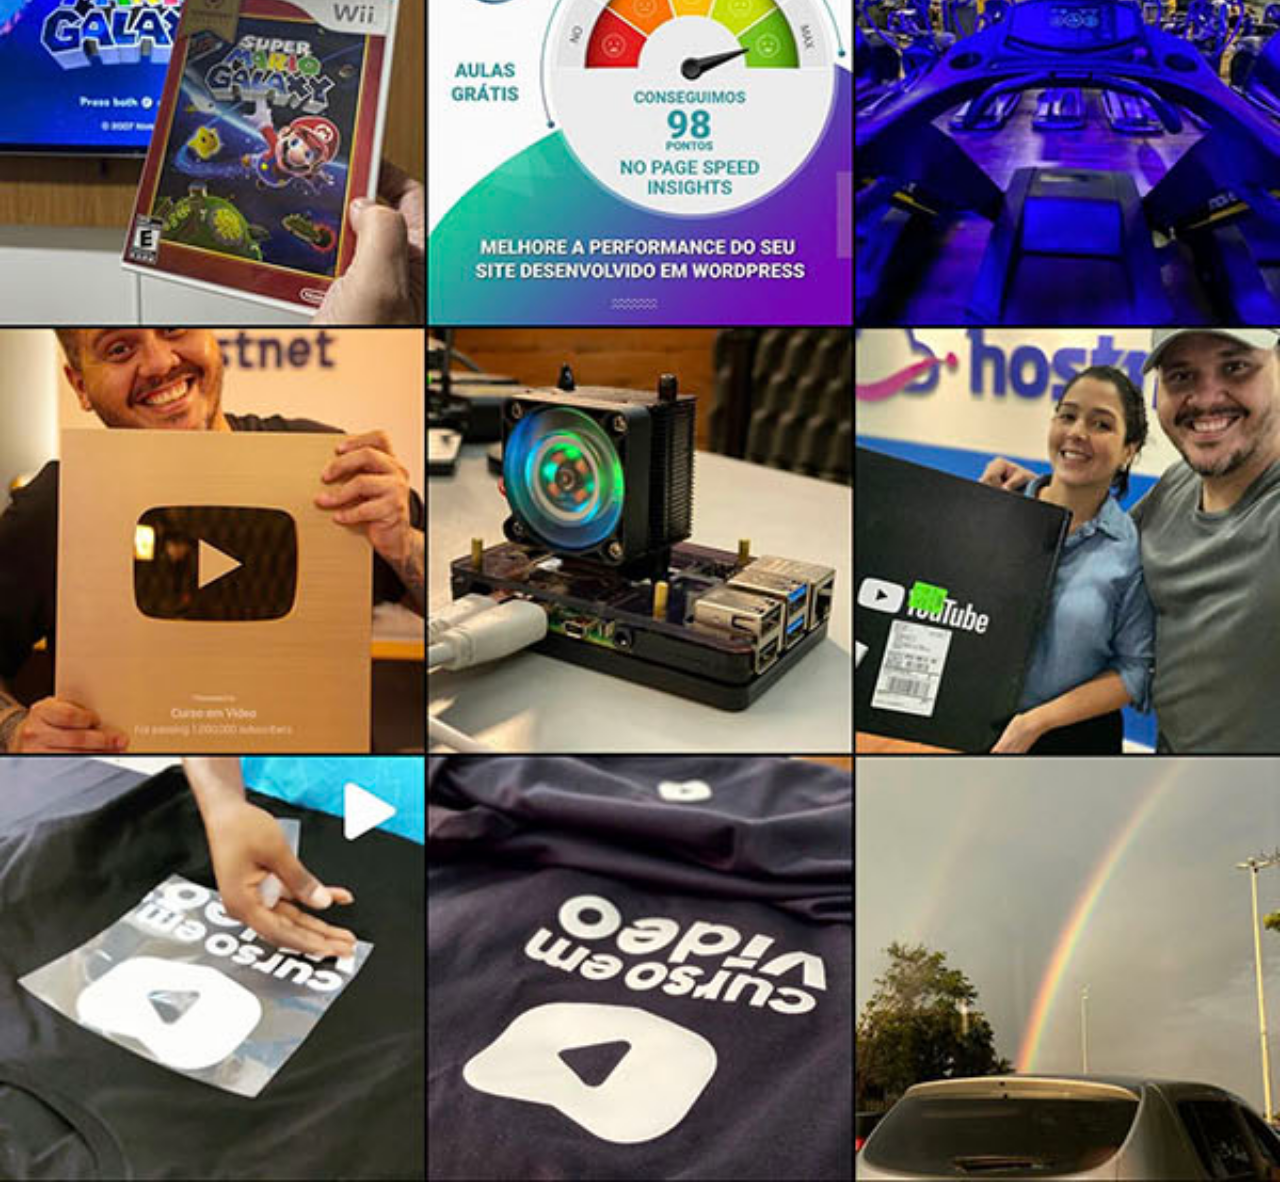
<file: instagram.html>
<!DOCTYPE html>
<html lang="pt-br">
<head>
    <meta charset="UTF-8">
    <meta name="viewport" content="width=device-width, initial-scale=1.0">
    <title>Instagram</title>
    <link rel="stylesheet" href="estilos/social.css">
</head>
<body>
    <img src="imagens/tela-instagram.jpg" alt="Instagram">
</body>
</html>
</file>
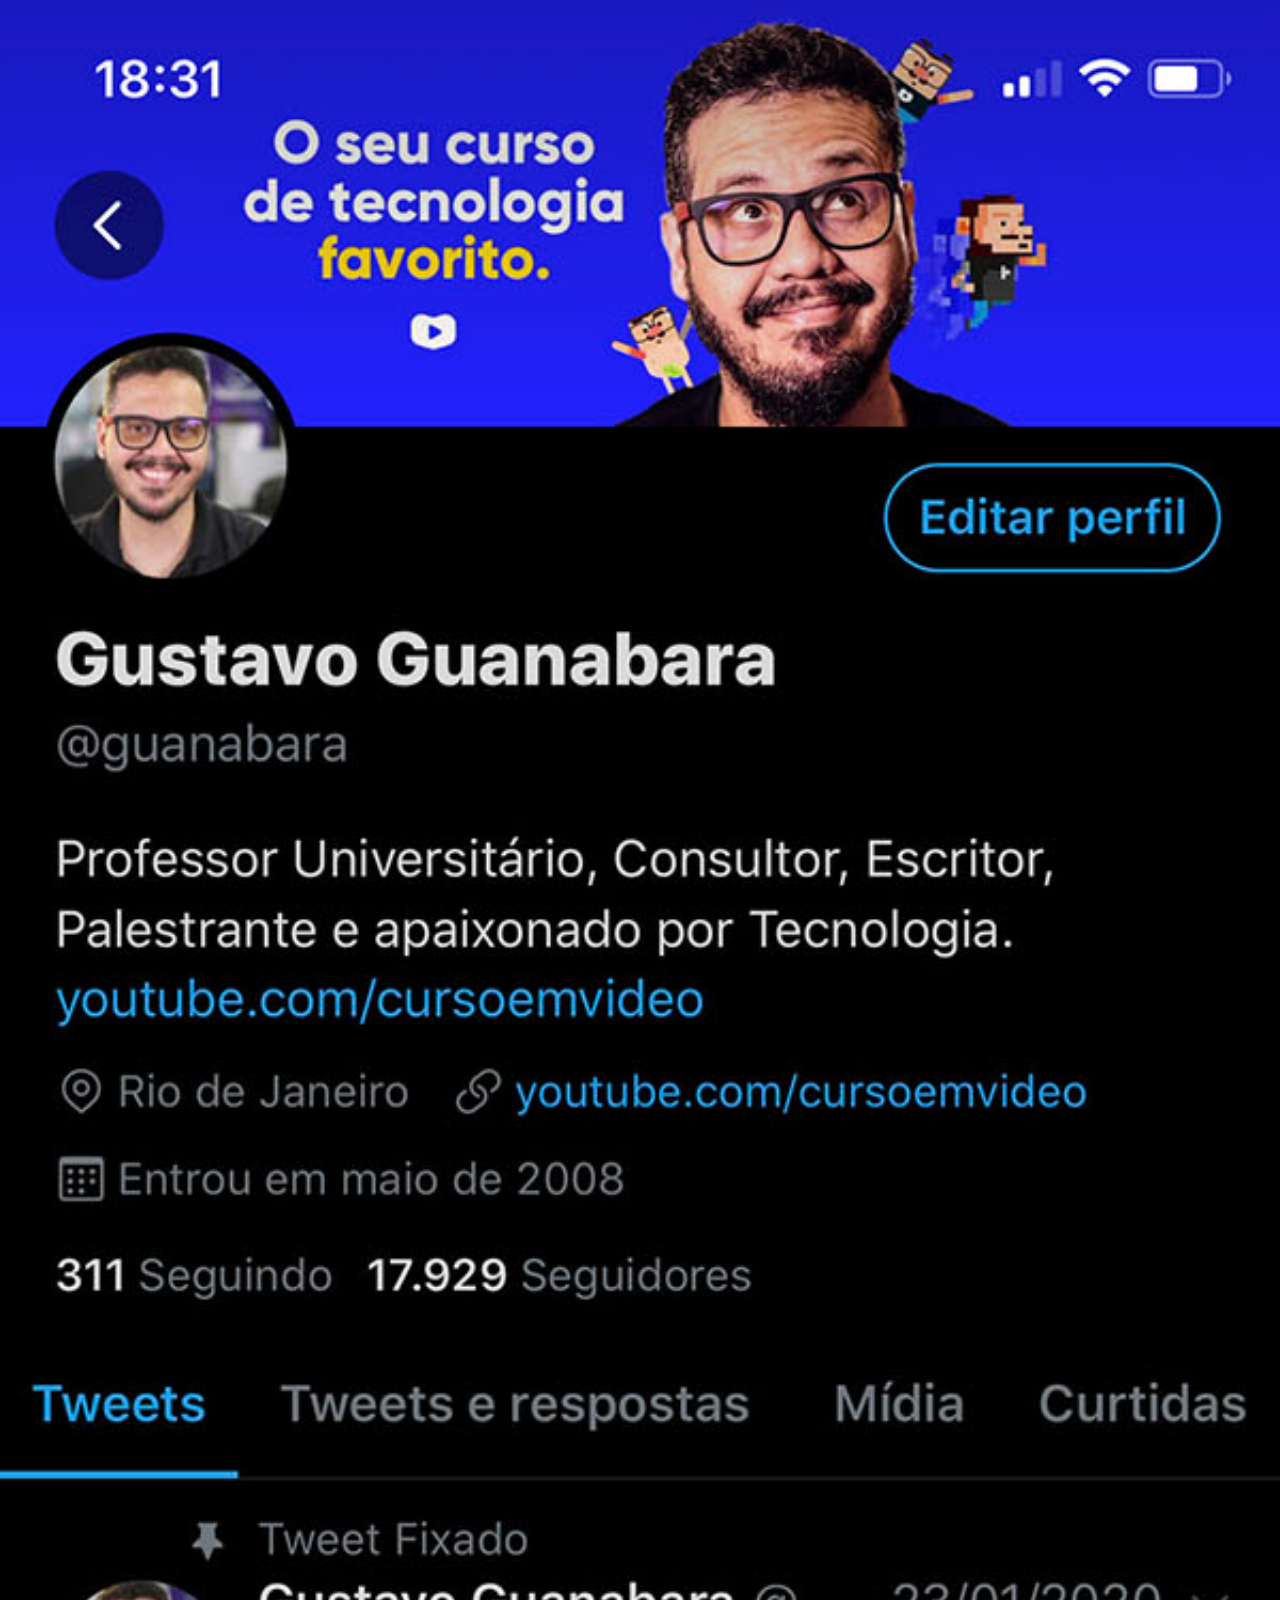
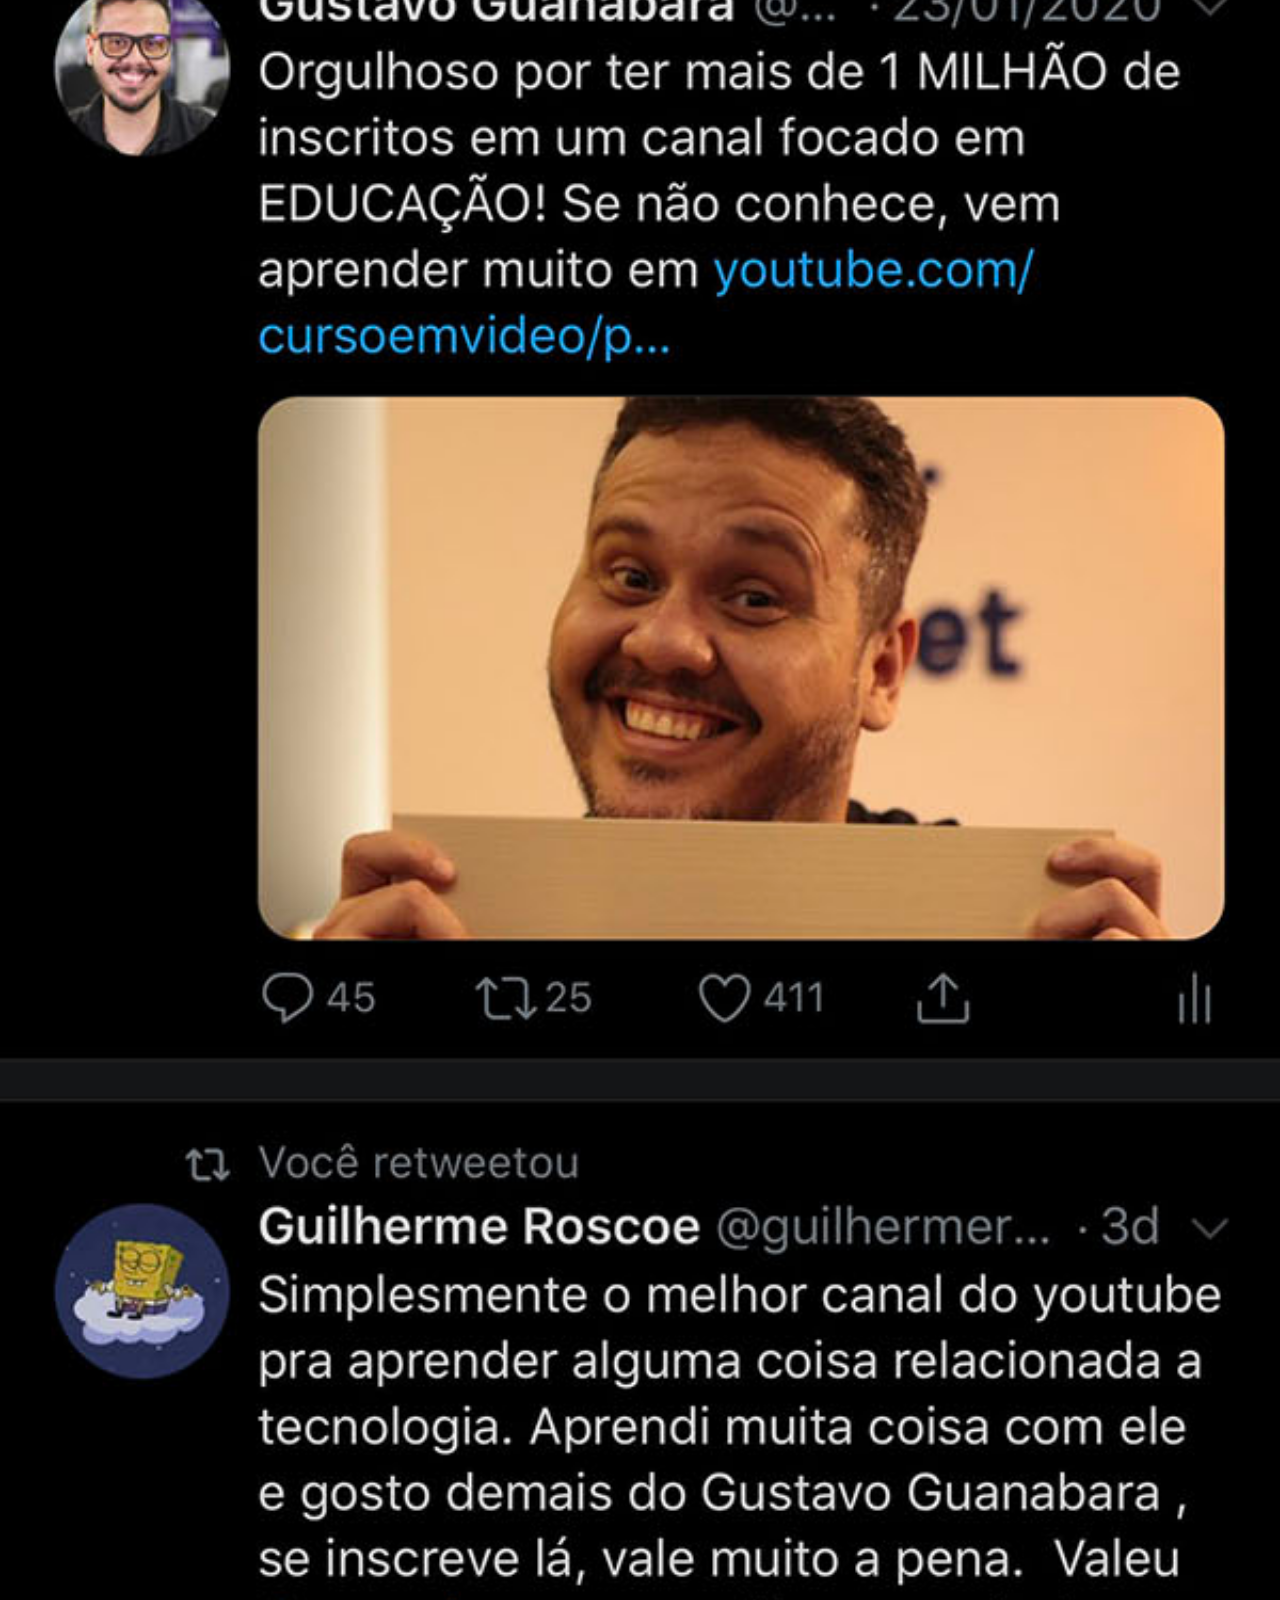
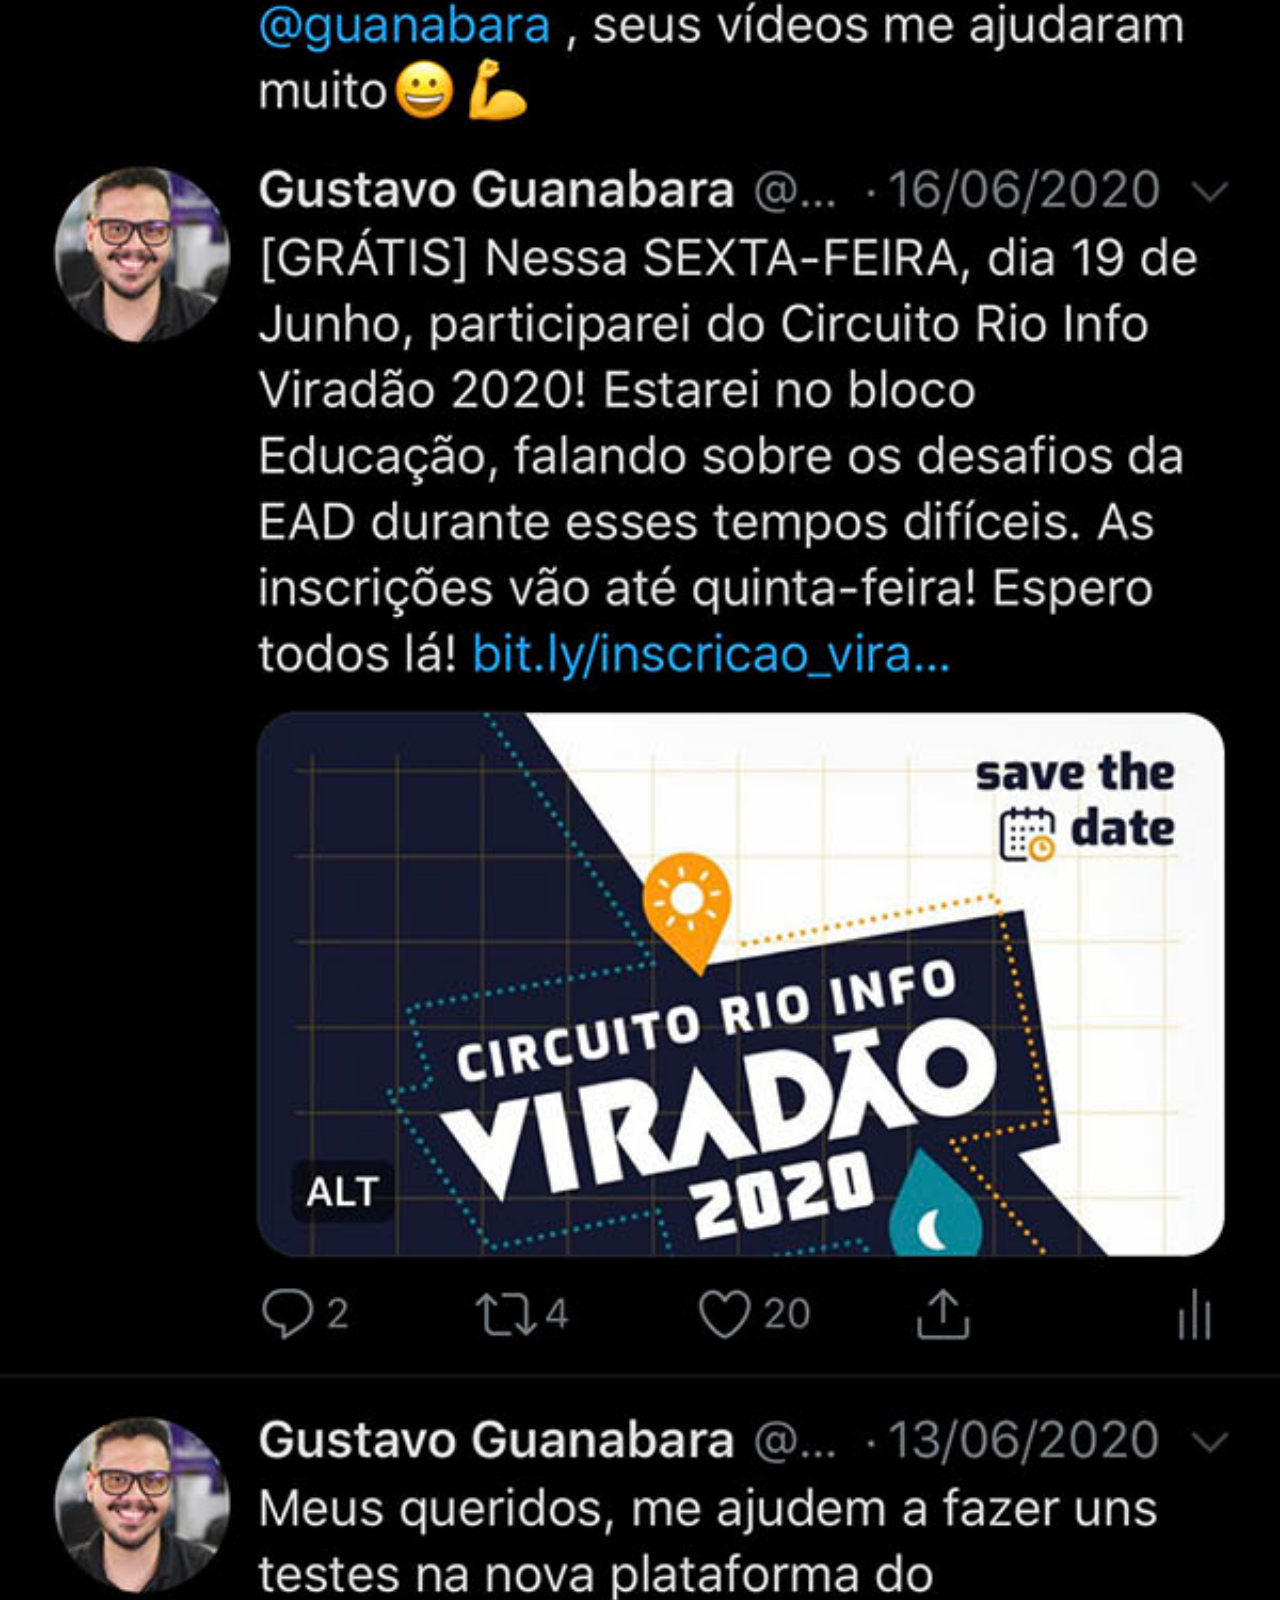
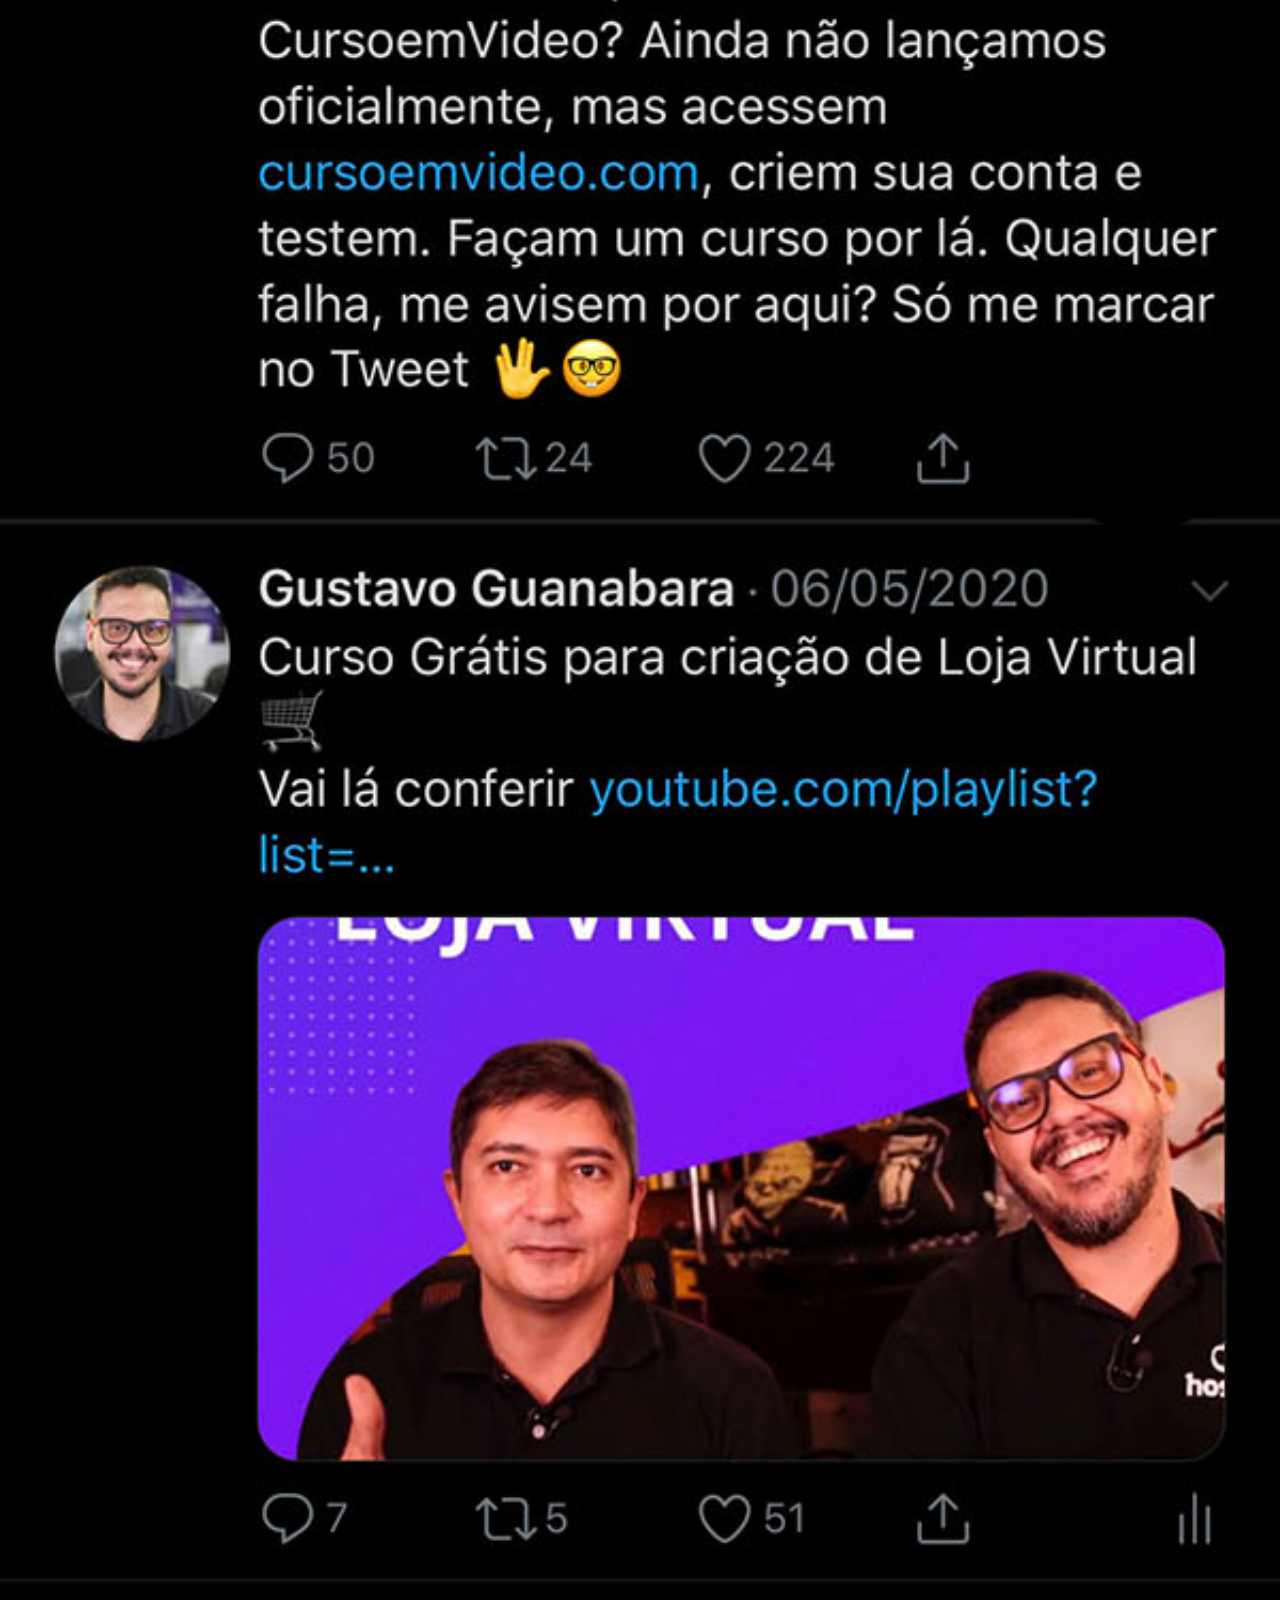
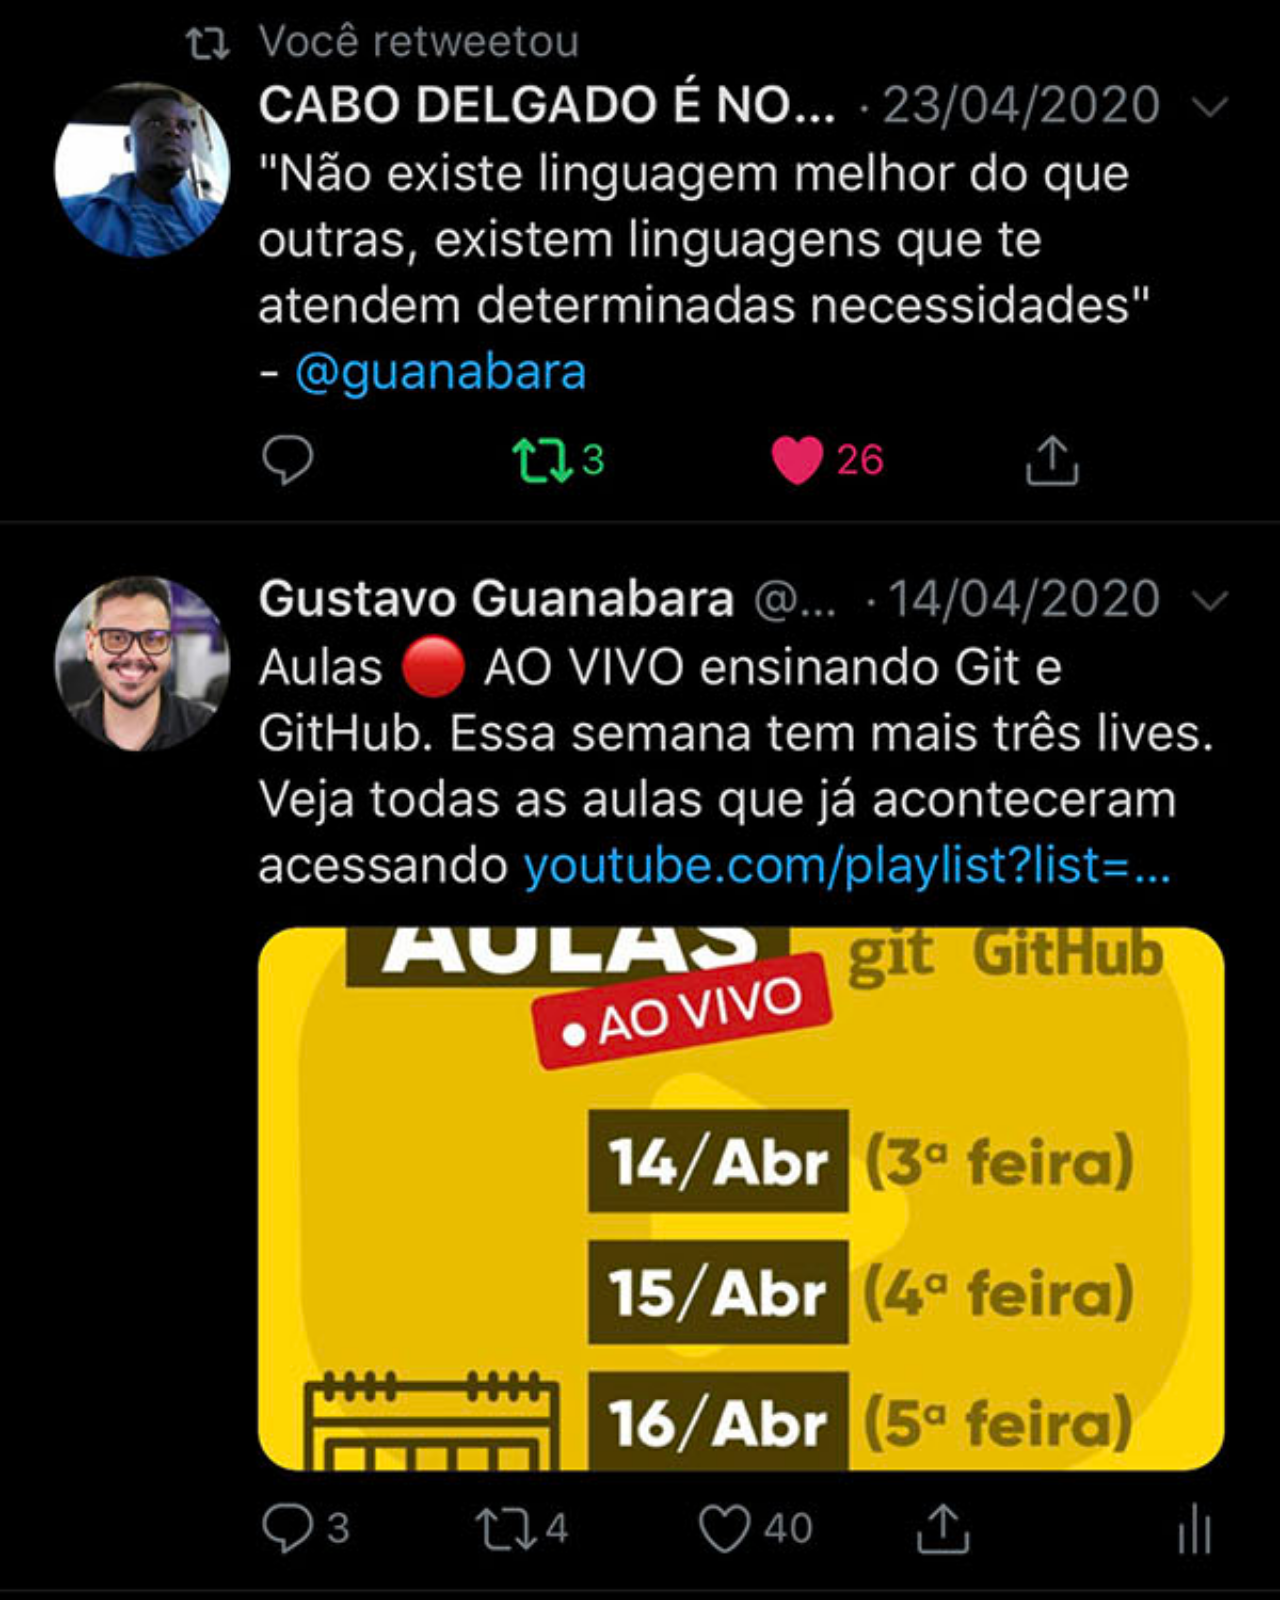
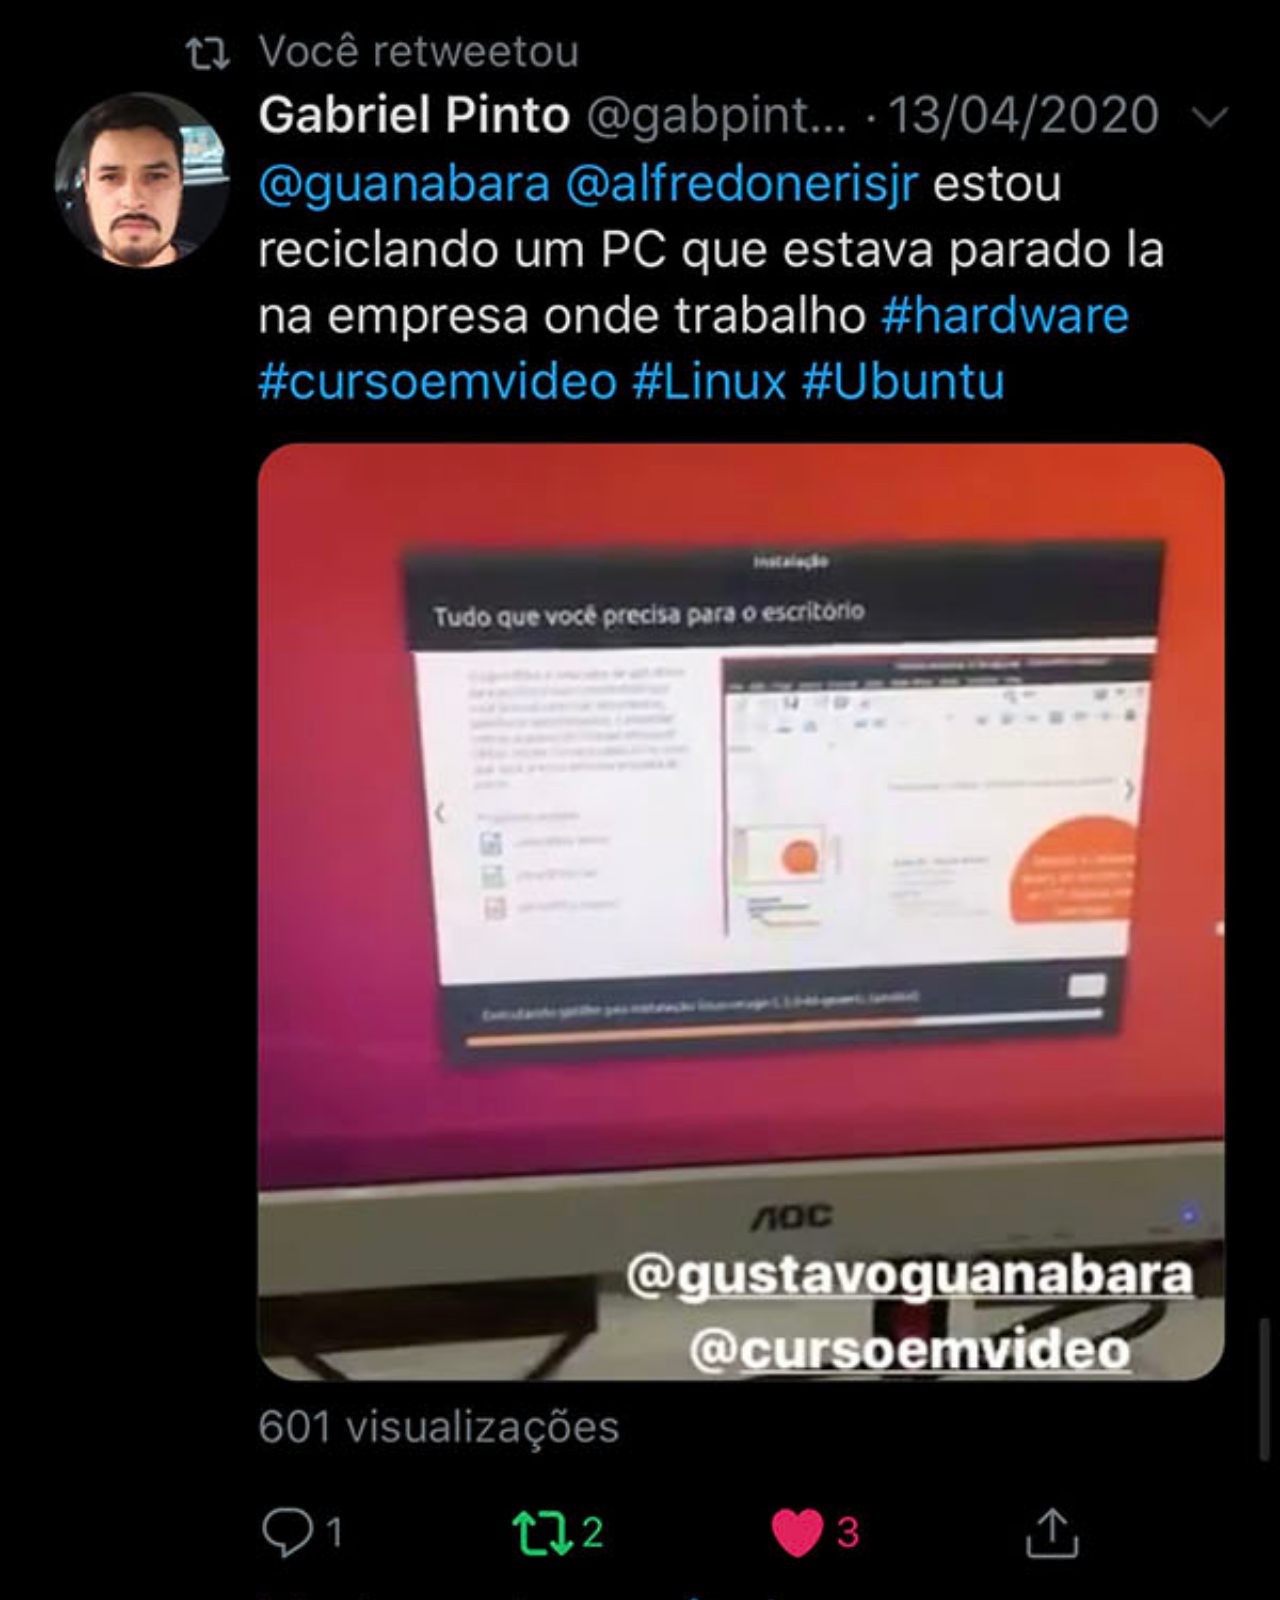
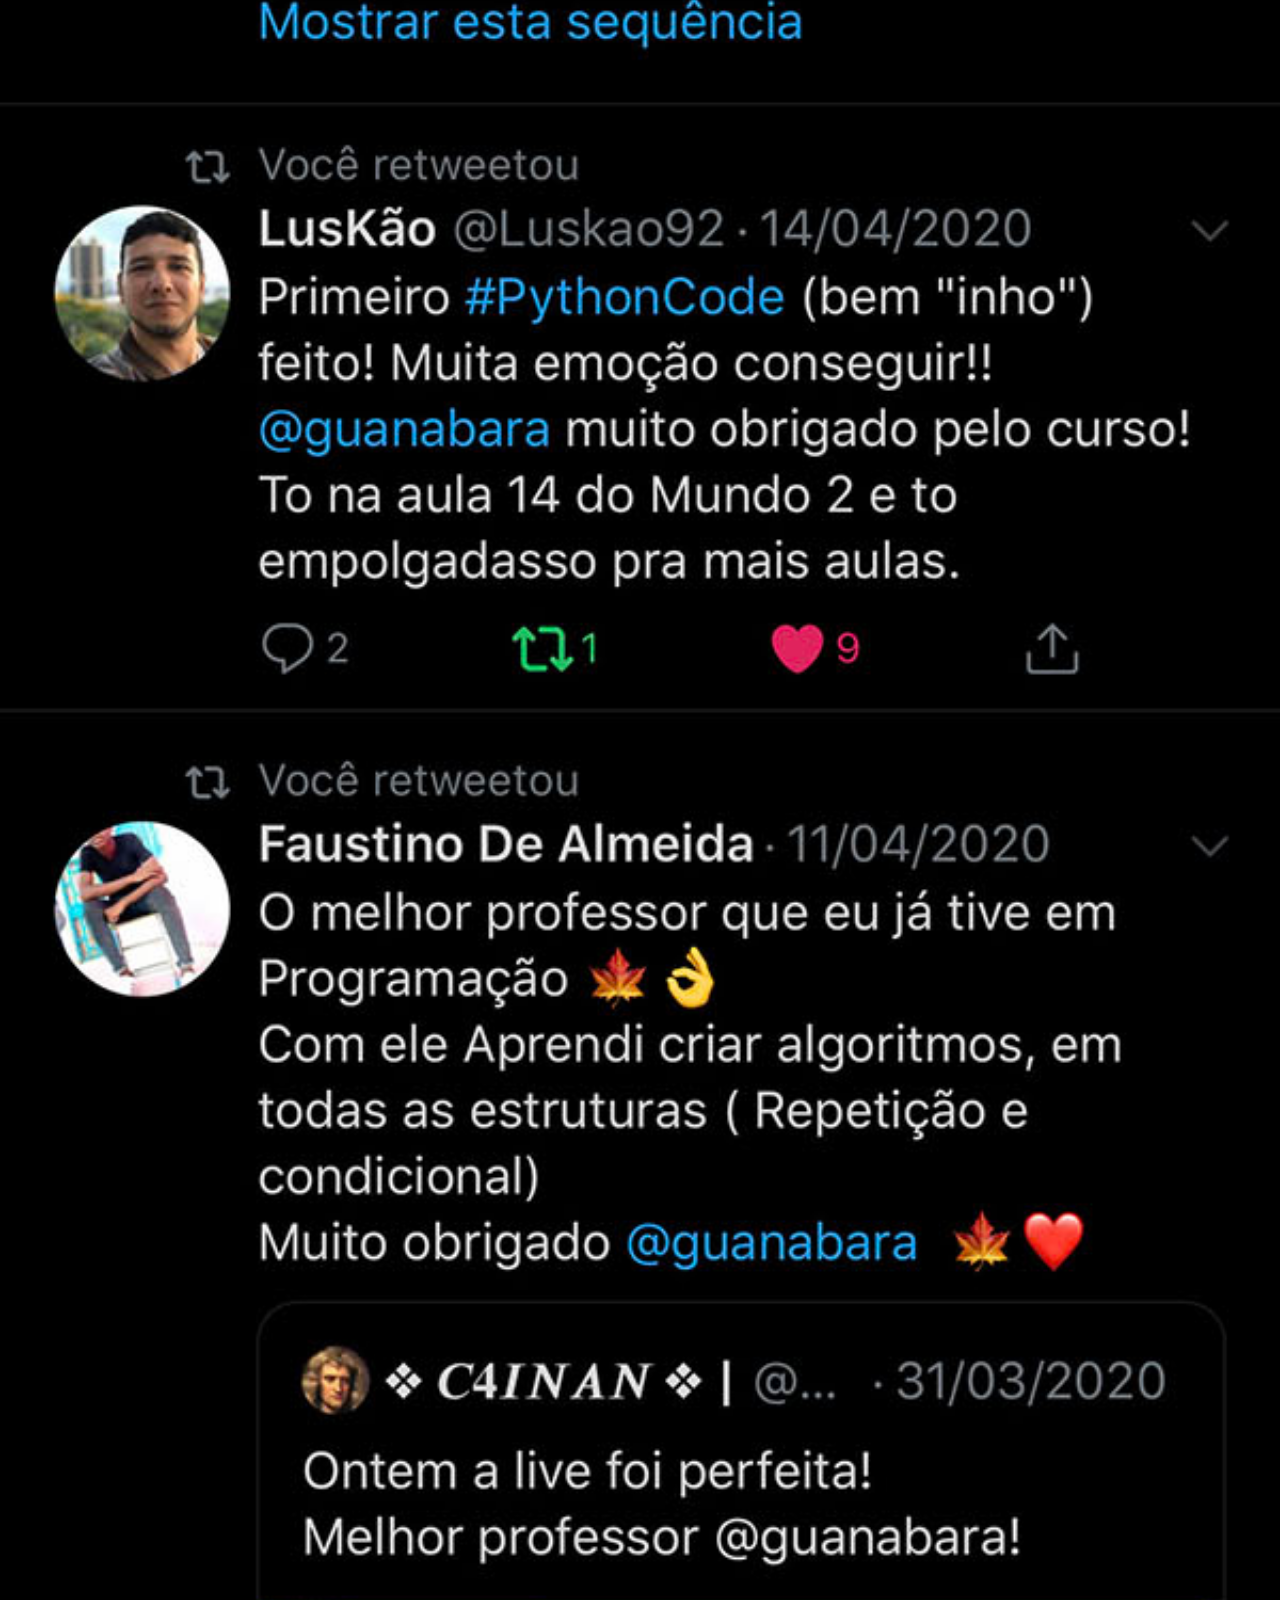
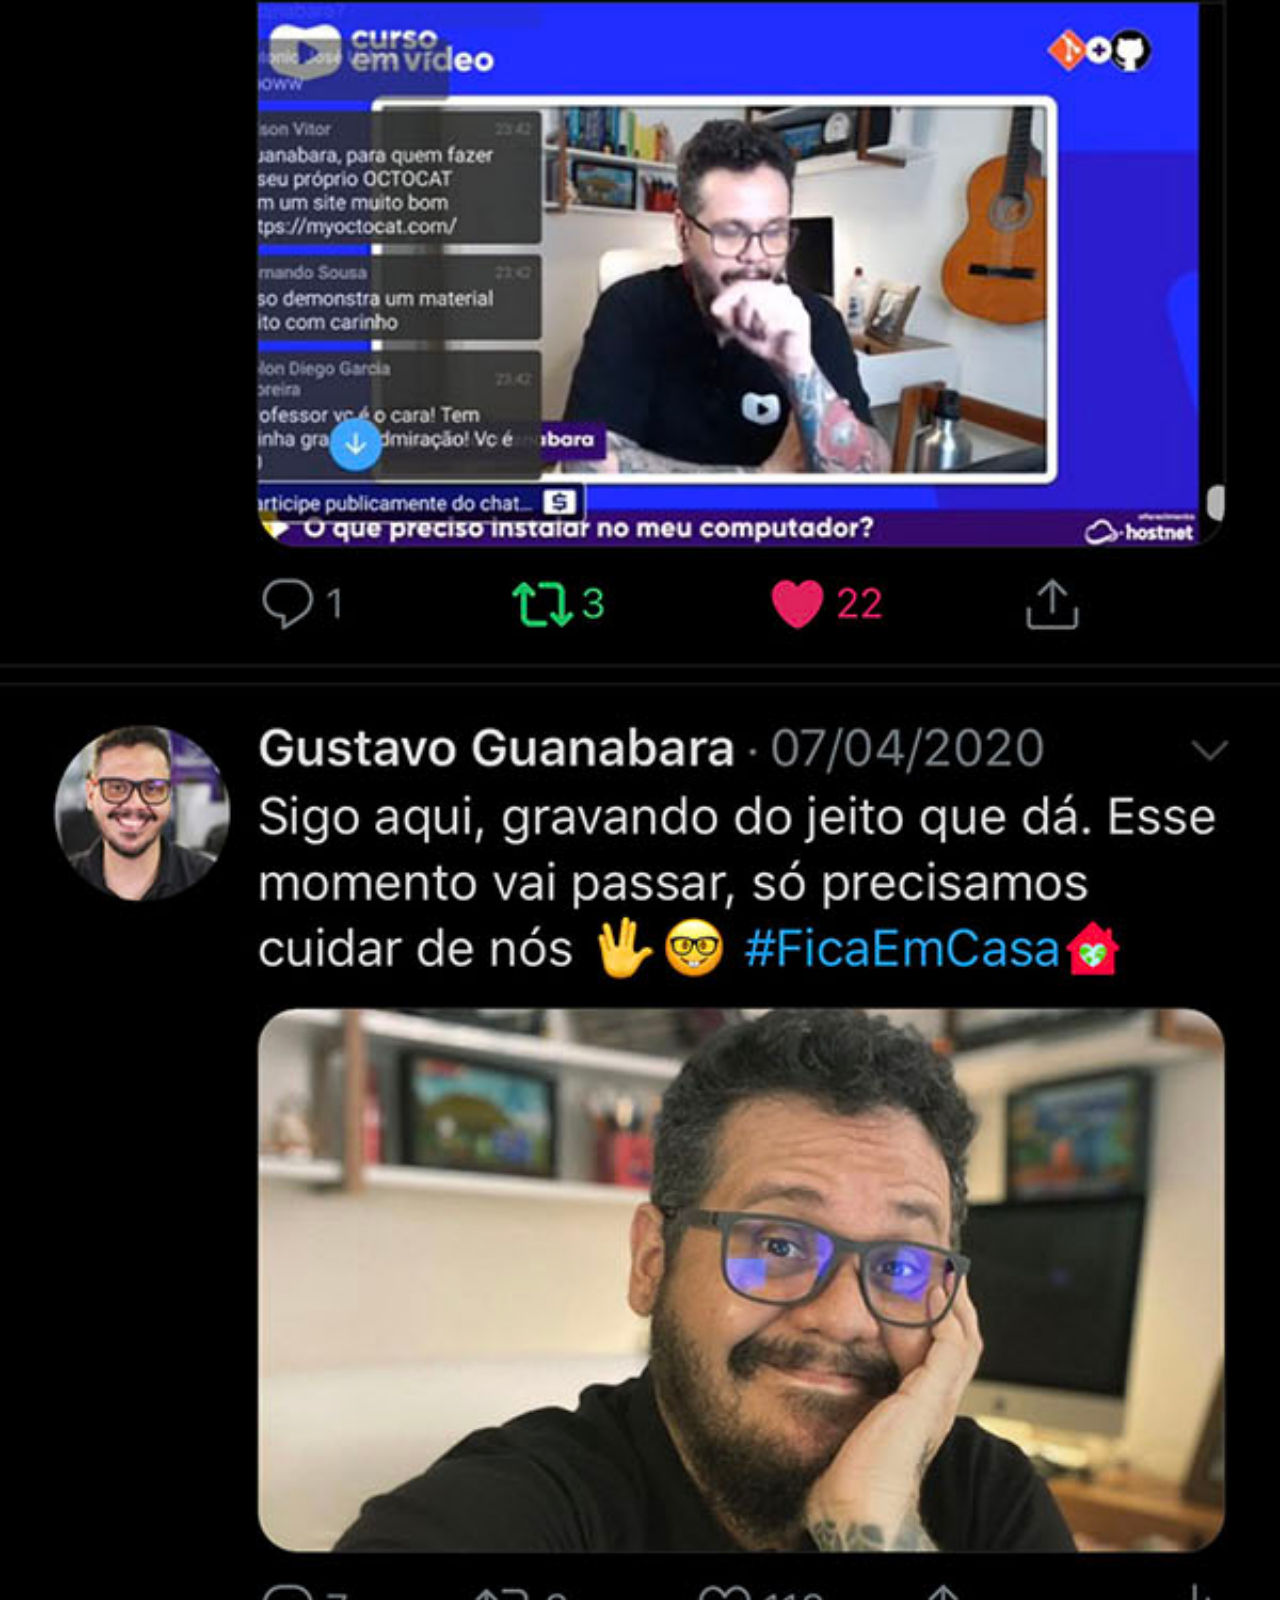
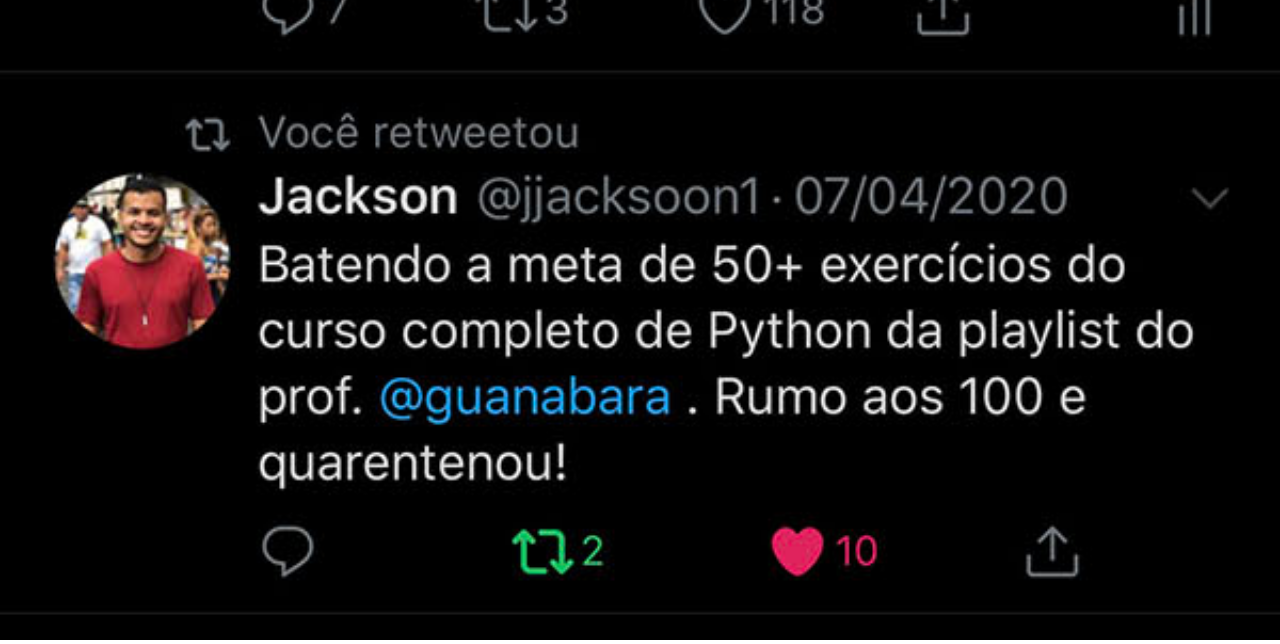
<file: twitter.html>
<!DOCTYPE html>
<html lang="pt-br">
<head>
    <meta charset="UTF-8">
    <meta name="viewport" content="width=device-width, initial-scale=1.0">
    <title>Twitter</title>
    <link rel="stylesheet" href="estilos/social.css">
</head>
<body>
    <img src="imagens/tela-twitter.jpg" alt="Twitter">
</body>
</html>
</file>
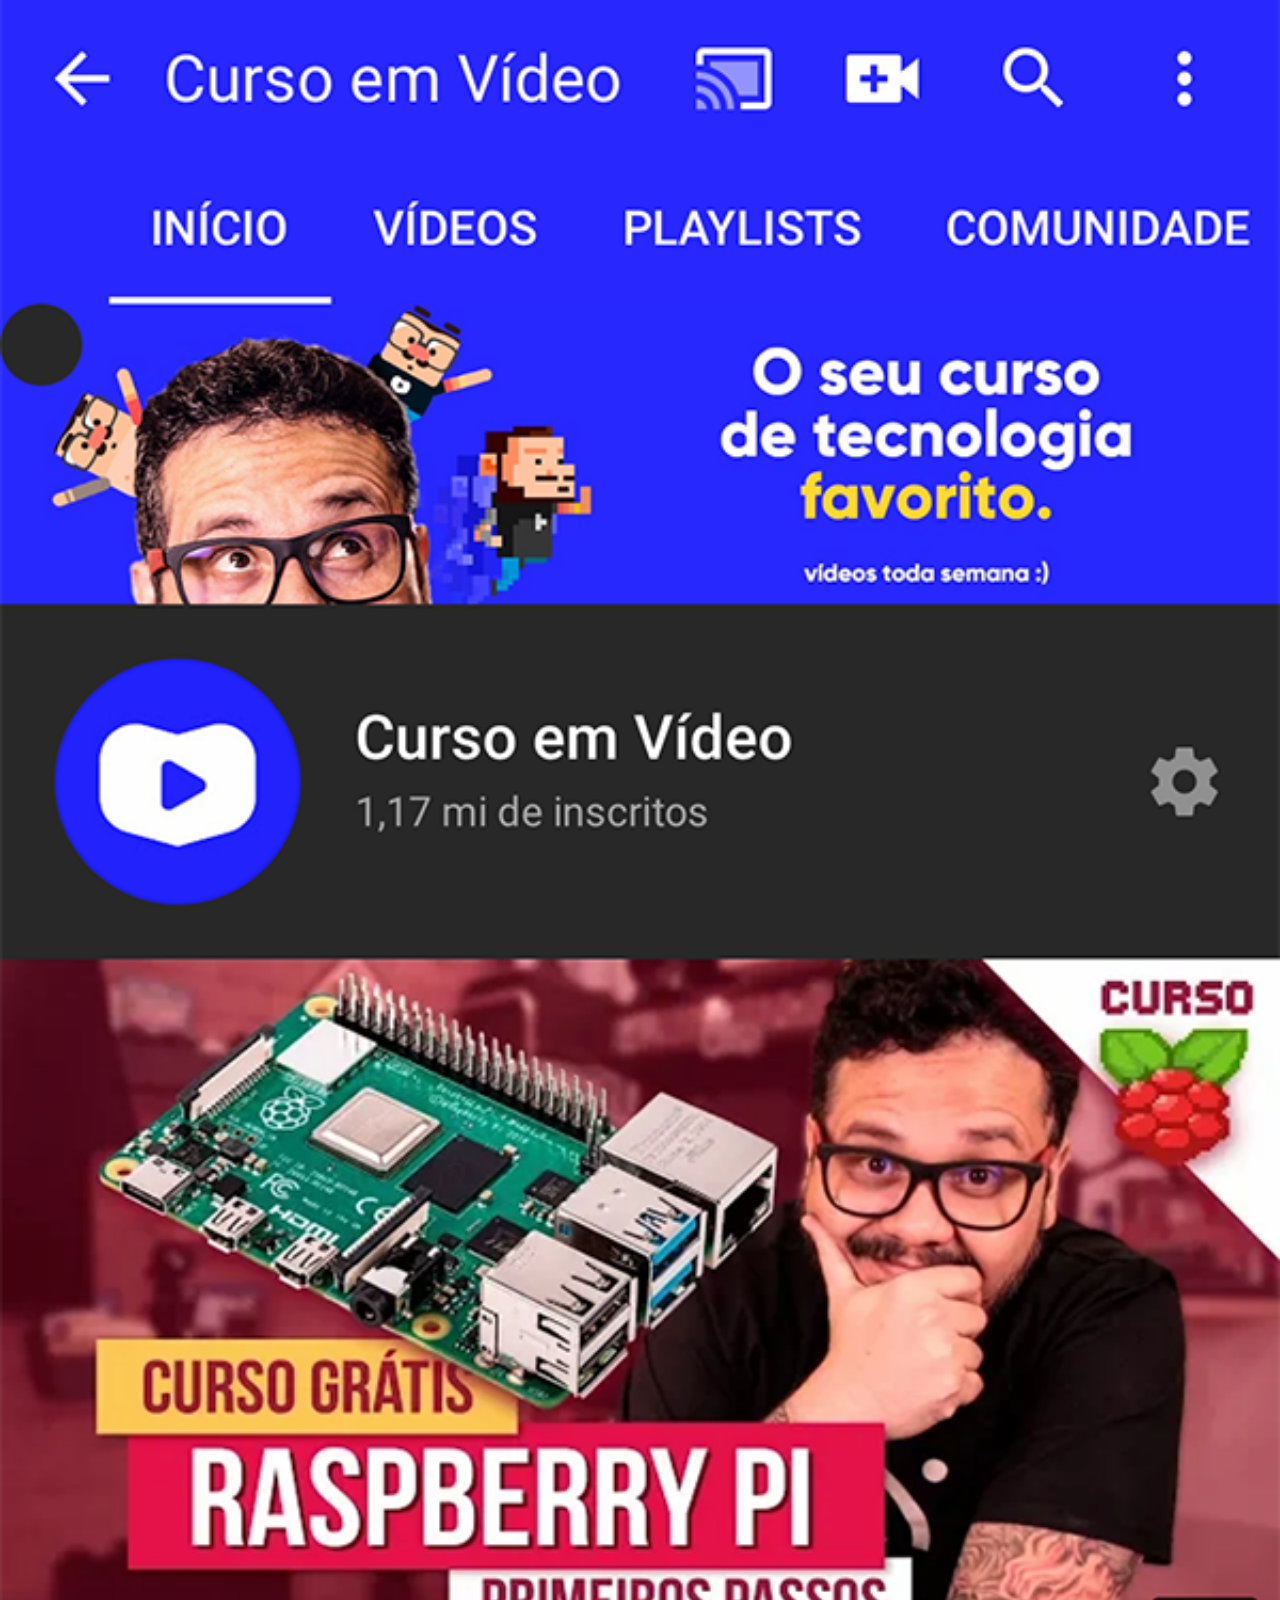
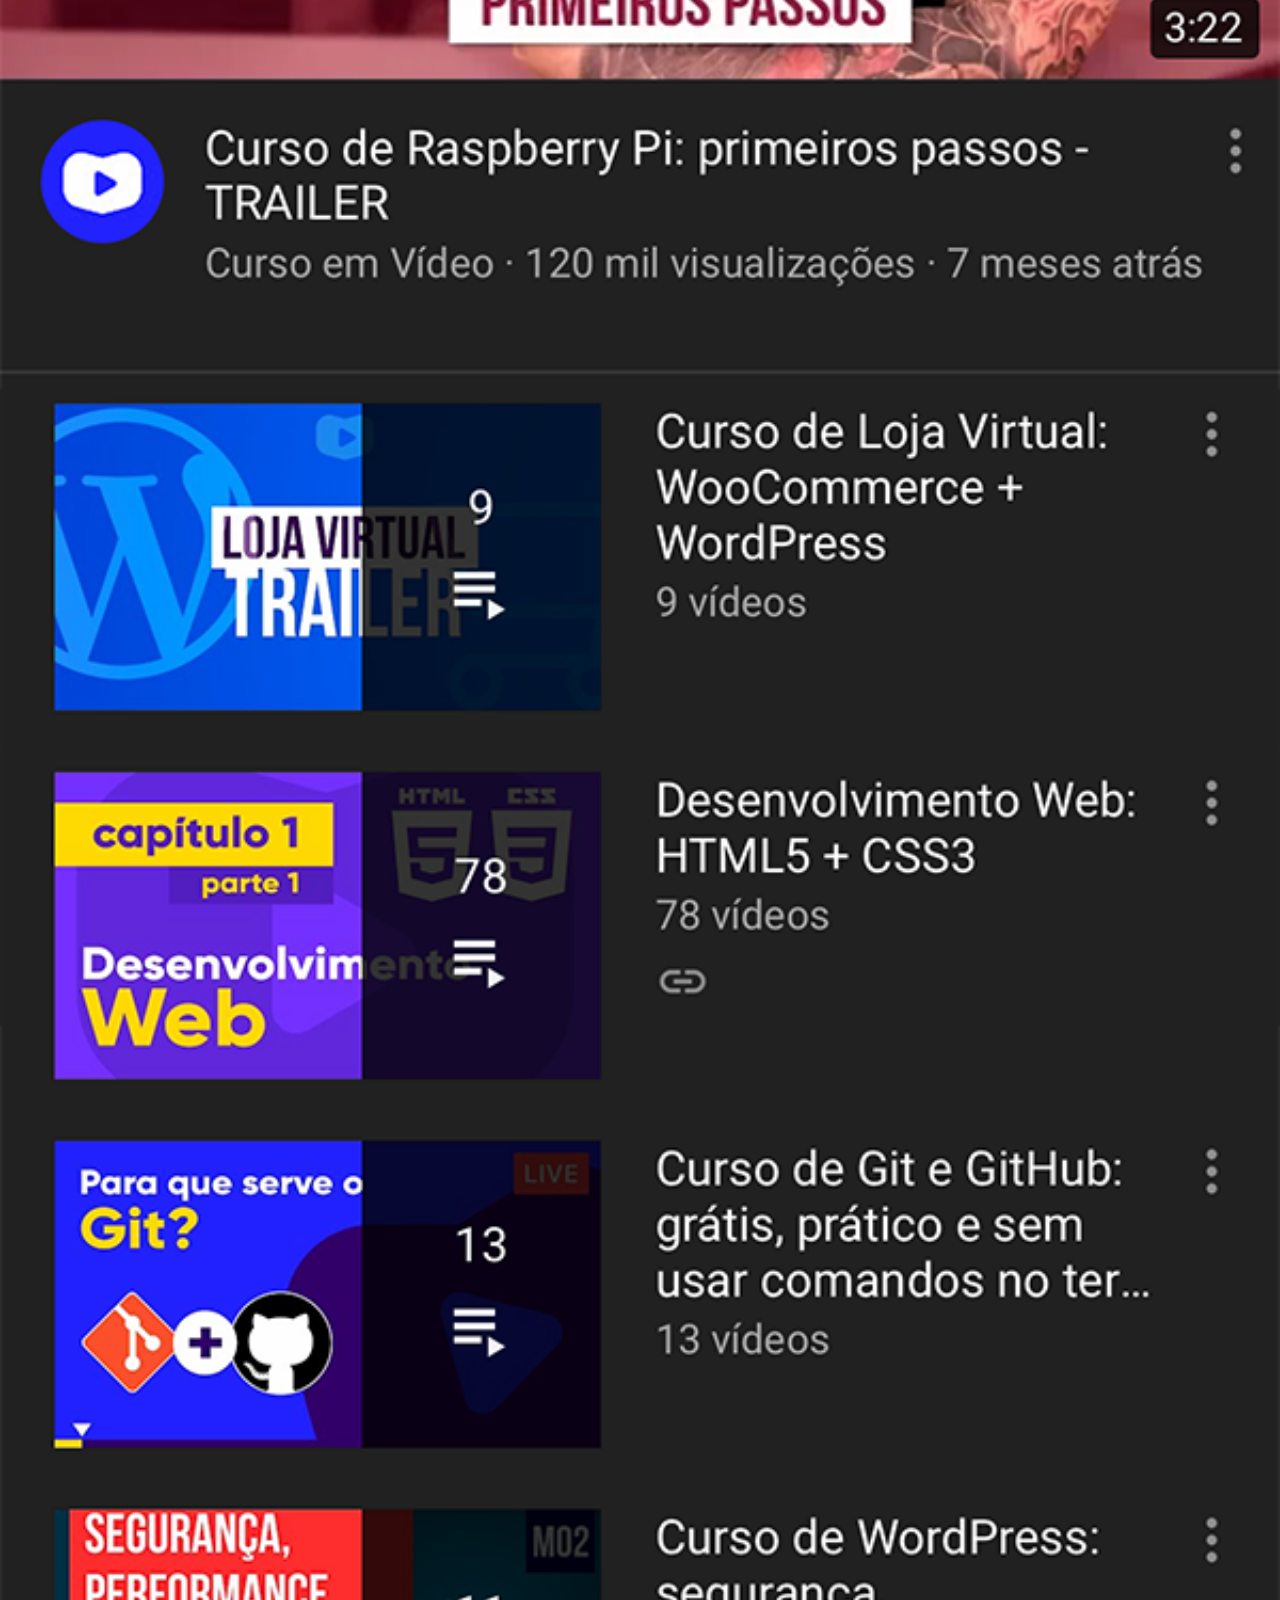
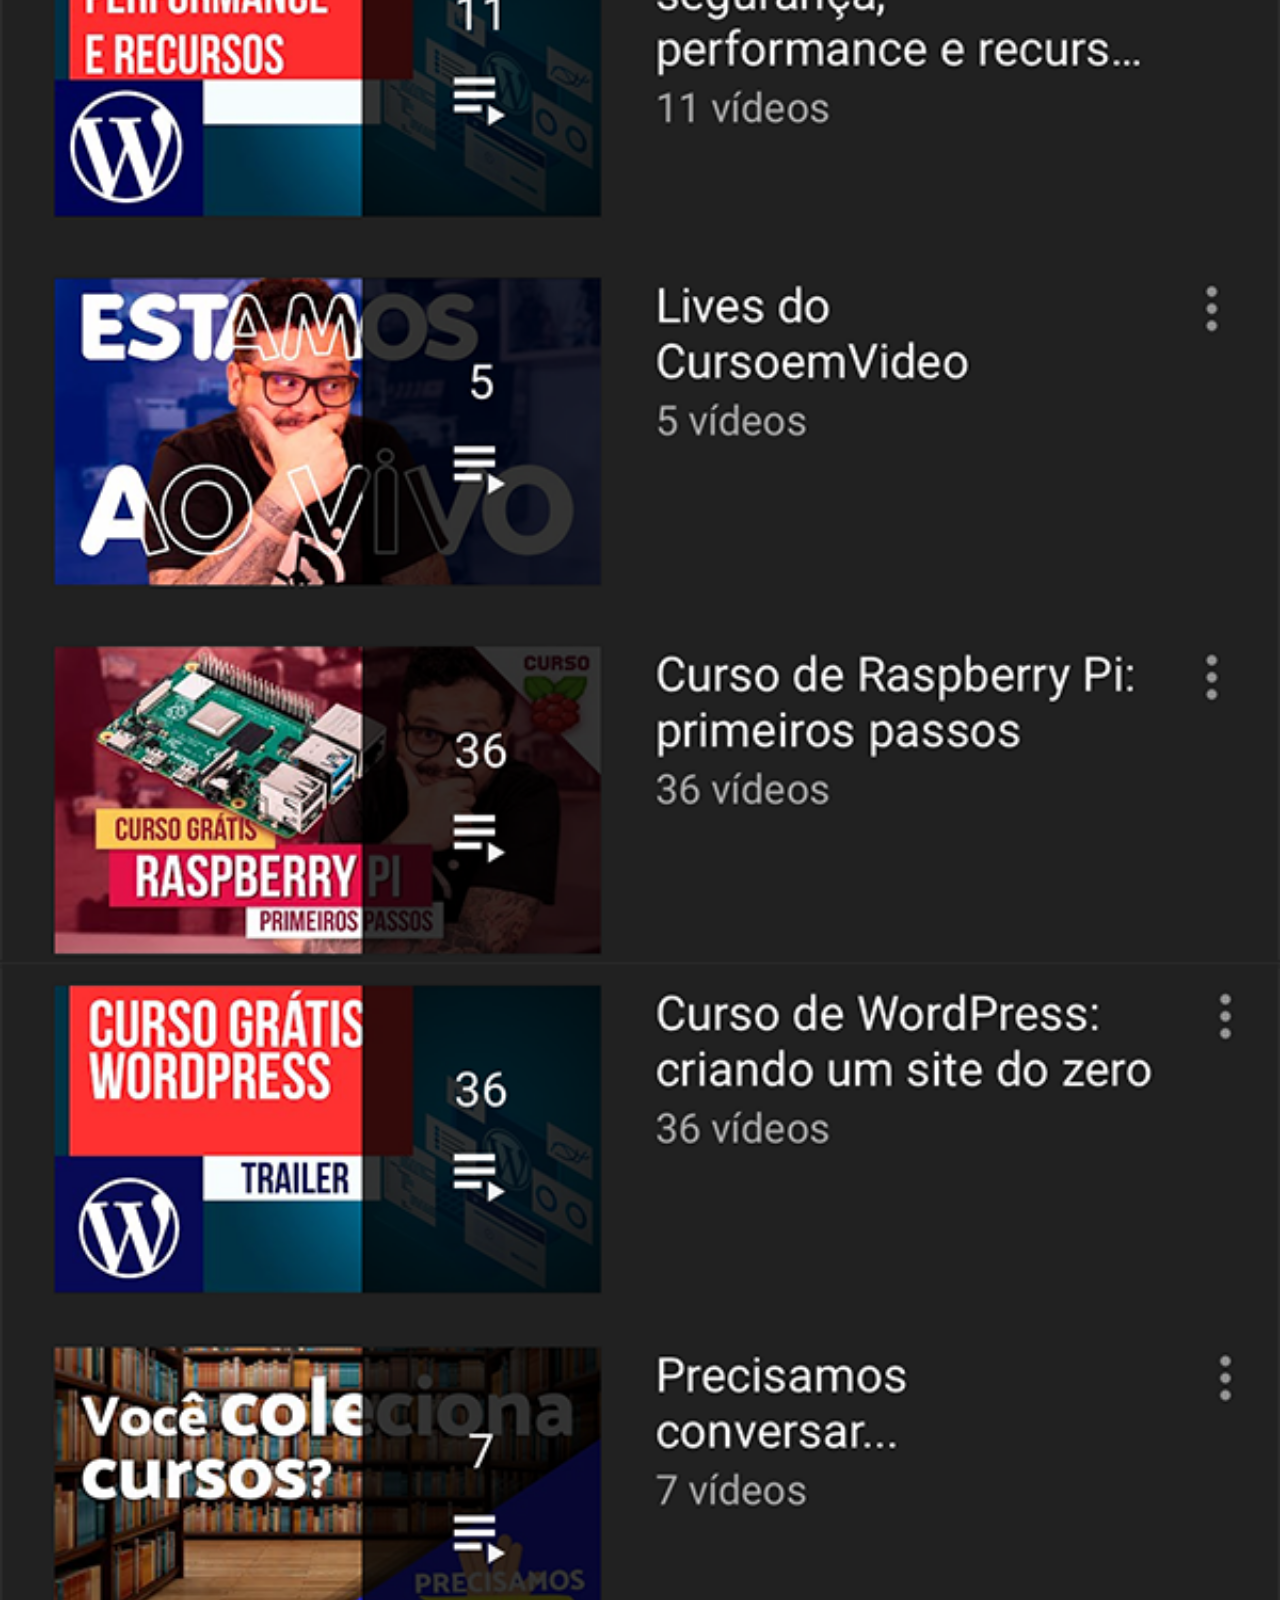
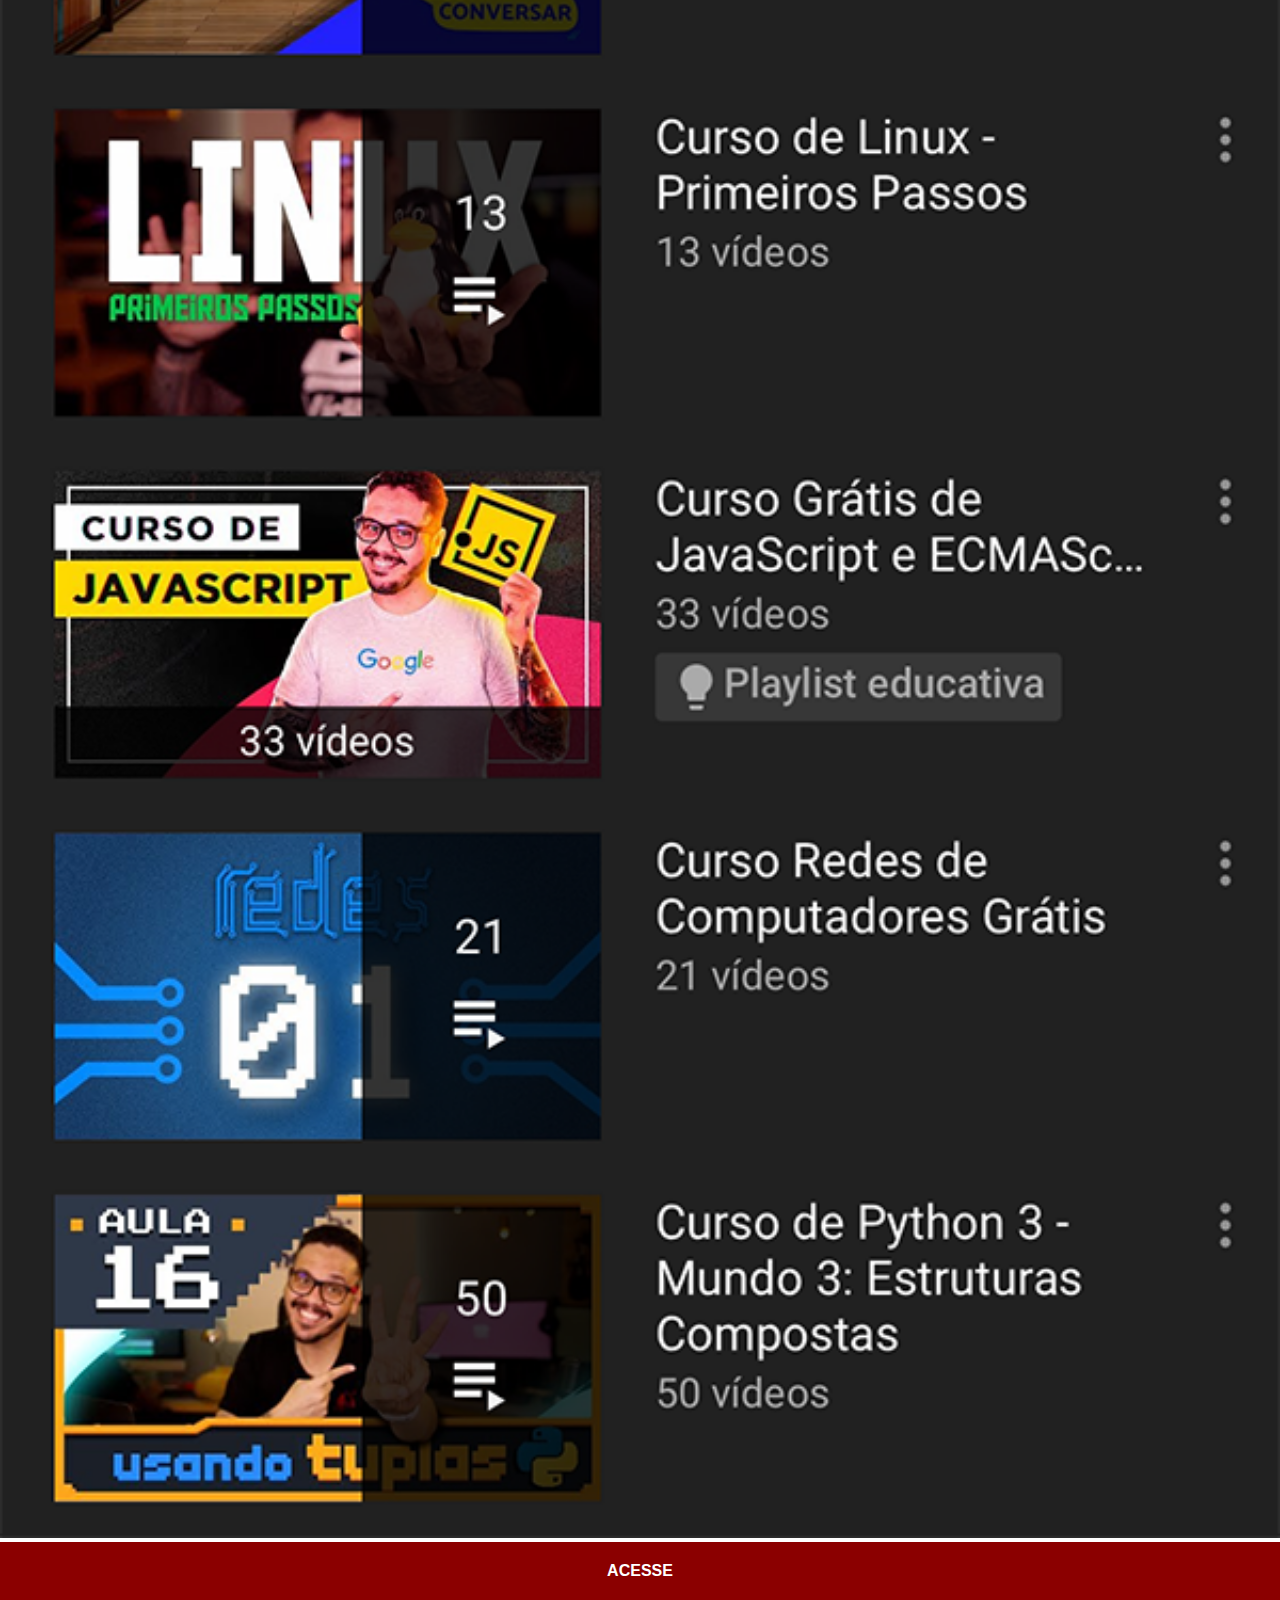
<file: youtube.html>
<!DOCTYPE html>
<html lang="pt-br">
<head>
    <meta charset="UTF-8">
    <meta name="viewport" content="width=device-width, initial-scale=1.0">
    <title>YouTube</title>
    <link rel="stylesheet" href="estilos/social.css">
</head>
<body>
    <img src="imagens/tela-youtube.png" alt="youtube">
    <a href="https://www.cursoemvideo.com/curso/curso-html5-e-css3-modulo-4-de-5-40-horas/aulas/modulo-04-2/modulos/capitulo-23-aula-6-criando-as-paginas-de-cada-rede-social/" target="_blank">ACESSE</a>
</body>
</html>
</file>
<file: estilos/style.css>
* {
    margin: 0px;
    padding: 0px;
    font-family: Arial, Helvetica, sans-serif;
}

html, body {
    height: 100vh;
    width: 100vw;
    background-color: black;
}

main {
    height: 100vh;
    position: relative;
}

body {
    background: url(../imagens/fundo-madeira.jpg) no-repeat top center;
    background-size: cover;
    background-attachment: fixed;
}

section#telefone {
    position: absolute;
    top: 50%;
    left: 50%;
    transform: translate(-50%, -50%);

    height: 627px;
    width: 310px;
    background: url('../imagens/frame-iphone.png') no-repeat;
}

iframe#tela {
    position: relative;
    top: 80px;
    left: 22px;
    width: 267px;
    height: 471px;
}

section#redes-sociais {
    text-align: right;
}

section#redes-sociais img {
    width: 50px;
    margin: 3px;
    border-radius: 50%;
    box-shadow: 2px 2px 5px rgba(0, 0, 0, 0.691);
    box-sizing: border-box;
}

section#redes-sociais img:hover {
    border: 2px solid rgba(255, 255, 255, 0.34);
    transform: translate(-3px, -3px);
    box-shadow: 5px 5px 10px rgba(0, 0, 0, 0.485);
    transition: transform 0.5s, border 1s;
}
</file>
<file: estilos/social.css>
* {
    margin: 0px;
    padding: 0px;
    font-family: arial;
}

::-webkit-scrollbar {
    width: 0px;
    height: 0px;
}

img {
    width: 100vw;
}

a {
    display: block;
    background-color: darkred;
    color: white;
    padding: 20px;
    text-align: center;
    font-weight: bolder;
    text-decoration: none;
}

a:hover {
    background-color: red;
}
</file>
